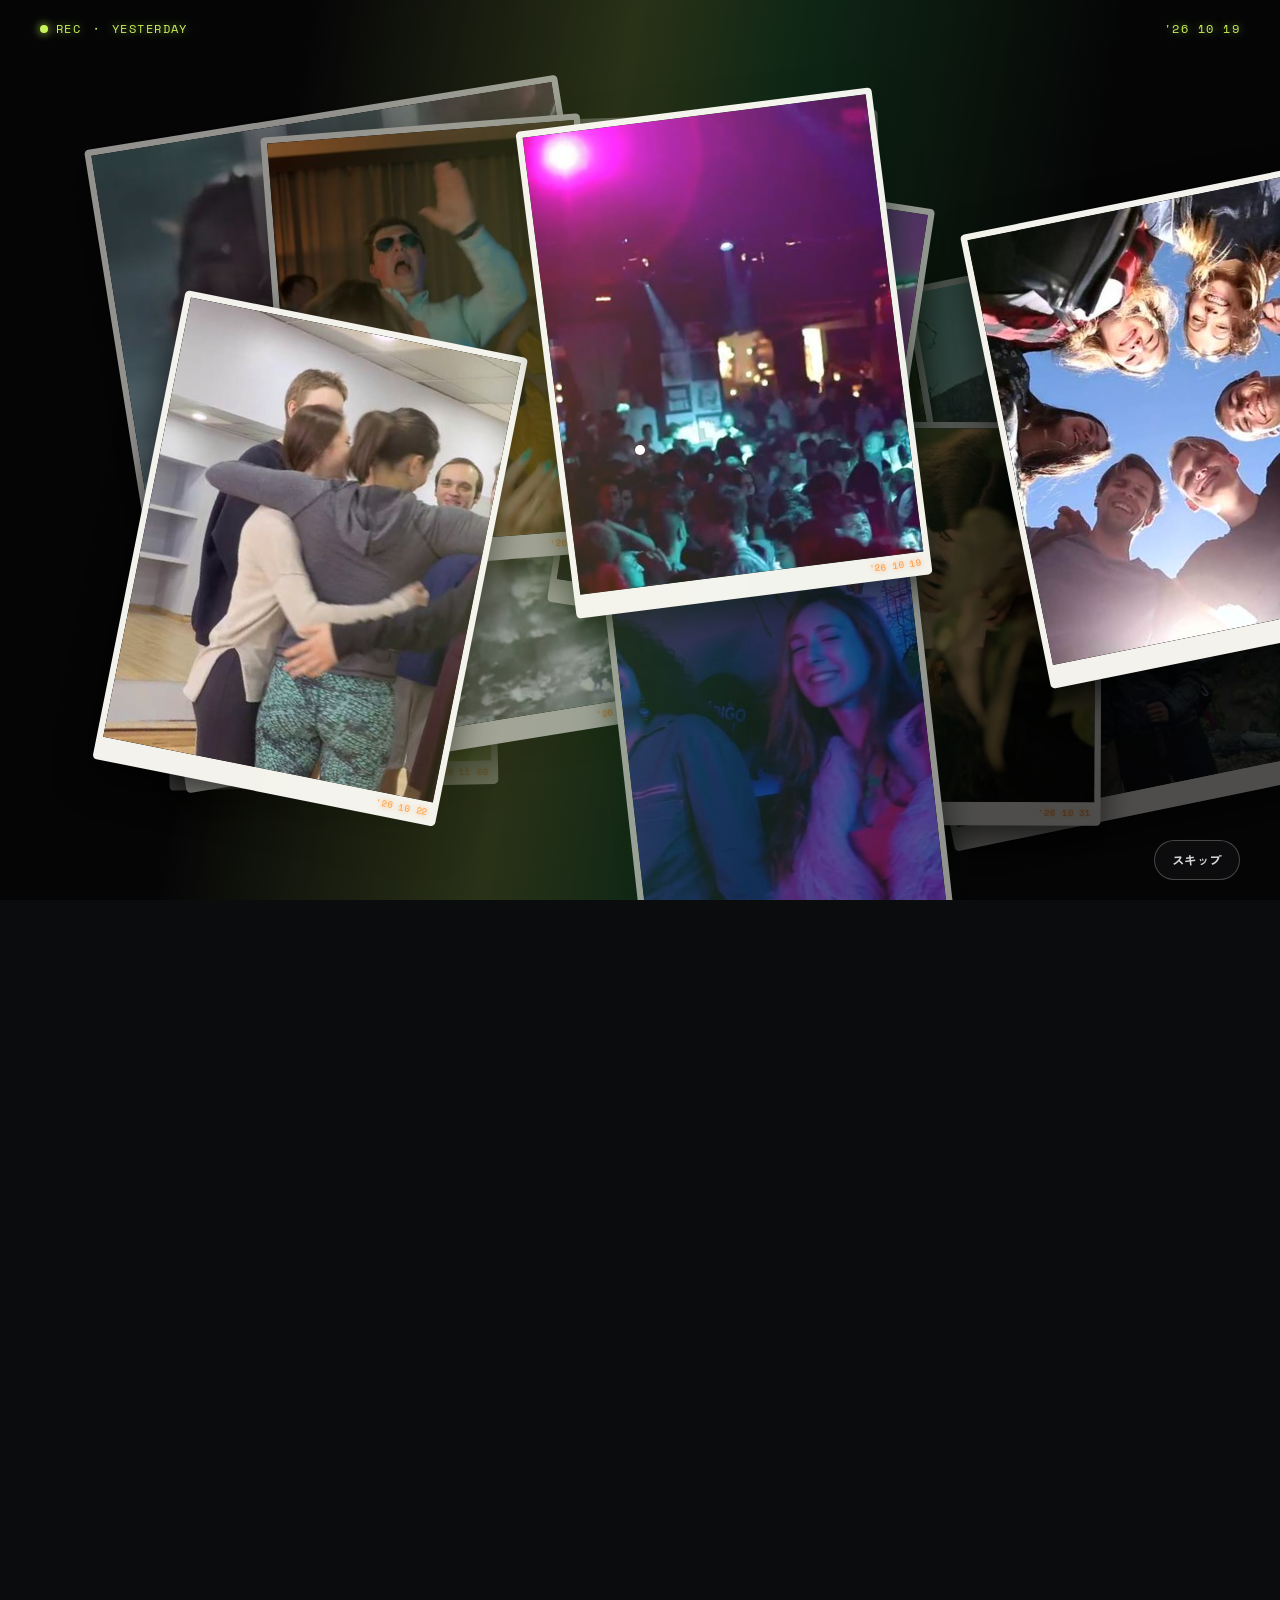
<file: index.html>
<!DOCTYPE html>
<html lang="ja">
<head>
<meta charset="UTF-8">
<meta name="viewport" content="width=device-width, initial-scale=1, viewport-fit=cover">
<title>Lattag — 昨日を共有する SNS</title>
<meta name="description" content="Lattag(ラッタグ)は、1日3こまだけ撮れる写真アプリ。撮った写真は、あしたの朝9:00まで見られません。ともだちと「きのう」を見せあおう。">
<meta name="theme-color" content="#0B0C0D">
<meta name="google-site-verification" content="48Kxb3Zw7NbD9rbTzalyflXOpHmfrkQe36rAK7agSgo">
<link rel="canonical" href="https://lattag.app/">
<meta property="og:type" content="website">
<meta property="og:site_name" content="Lattag">
<meta property="og:title" content="Lattag — 昨日を共有する SNS">
<meta property="og:description" content="1日3こま。撮った写真は、あしたの朝9:00まで見られない。ともだちと「きのう」を見せあう、写真アプリ。">
<meta property="og:url" content="https://lattag.app/">
<meta property="og:image" content="https://lattag.app/assets/og.png">
<meta property="og:locale" content="ja_JP">
<meta name="twitter:card" content="summary_large_image">
<link rel="icon" href="assets/favicon.svg" type="image/svg+xml">
<link rel="apple-touch-icon" href="assets/apple-touch-icon.png">
<link rel="preconnect" href="https://fonts.googleapis.com">
<link rel="preconnect" href="https://fonts.gstatic.com" crossorigin>
<link rel="stylesheet" href="https://fonts.googleapis.com/css2?family=Inter:wght@800;900&family=Instrument+Serif:ital@1&family=Space+Mono:wght@400;700&family=Zen+Kaku+Gothic+New:wght@500;700;900&display=swap">
<link rel="preload" as="image" href="assets/video/hero.jpg" fetchpriority="high">
<link rel="stylesheet" href="assets/site.css">
<link rel="stylesheet" href="assets/home.css">
<script>(function(){var d=document.documentElement,seen=false;d.classList.add('js');try{seen=localStorage.getItem('lattag-intro-seen')==='1'}catch(e){}if(seen)return;d.classList.add('has-intro','intro-on');window.__ifs=setTimeout(function(){d.classList.remove('intro-on');d.classList.add('hero-go','logo-in');['intro','introFly'].forEach(function(i){var e=document.getElementById(i);if(e)e.style.display='none'})},14000);})();</script>
</head>
<body>
<a class="skip" href="#main">本文へ スキップ</a>

<div class="intro" id="intro" role="presentation">
  <div class="intro-stage" id="introStage" aria-hidden="true"></div>
  <div class="intro-leak" id="introLeak" aria-hidden="true"></div>
  <div class="intro-dot" id="introDot" aria-hidden="true"></div>
  <div class="intro-bloom" id="introBloom" aria-hidden="true"></div>
  <div class="intro-hud" id="introHud" aria-hidden="true"><span><i></i>REC ・ YESTERDAY</span><span id="introDate">'26 11 18</span></div>
  <button class="intro-skip" id="introSkip" type="button">スキップ</button>
</div>
<div class="intro-fly" id="introFly" aria-hidden="true">
  <div class="iw" id="introWord"><b><span style="--k:0">L</span><span style="--k:1">a</span><span style="--k:2">t</span><span style="--k:3">t</span><span style="--k:4">a</span><span style="--k:5">g</span></b></div>
</div>
<div class="intro-pool" hidden aria-hidden="true"><img src="assets/intro/ph-191.jpg" alt=""><img src="assets/intro/ph-223.jpg" alt=""><img src="assets/intro/ph-23582.jpg" alt=""><img src="assets/intro/ph-26085.jpg" alt=""><img src="assets/intro/ph-36913.jpg" alt=""><img src="assets/intro/ph-37008.jpg" alt=""><img src="assets/intro/ph-40105.jpg" alt=""><img src="assets/intro/ph-41219.jpg" alt=""><img src="assets/intro/ph-41813.jpg" alt=""><img src="assets/intro/ph-41888.jpg" alt=""><img src="assets/intro/ph-42292.jpg" alt=""><img src="assets/intro/ph-42299.jpg" alt=""><img src="assets/intro/ph-42301.jpg" alt=""><img src="assets/intro/ph-42303.jpg" alt=""><img src="assets/intro/ph-42716.jpg" alt=""><img src="assets/intro/ph-43068.jpg" alt=""><img src="assets/intro/ph-43149.jpg" alt=""><img src="assets/intro/ph-43150.jpg" alt=""><img src="assets/intro/ph-43257.jpg" alt=""><img src="assets/intro/ph-43388.jpg" alt=""><img src="assets/intro/ph-4344.jpg" alt=""><img src="assets/intro/ph-43573.jpg" alt=""><img src="assets/intro/ph-4537.jpg" alt=""><img src="assets/intro/ph-45474.jpg" alt=""><img src="assets/intro/ph-4599.jpg" alt=""><img src="assets/intro/ph-4640.jpg" alt=""><img src="assets/intro/ph-46893.jpg" alt=""><img src="assets/intro/ph-4702.jpg" alt=""><img src="assets/intro/ph-4709.jpg" alt=""><img src="assets/intro/ph-4815.jpg" alt=""><img src="assets/intro/ph-4823.jpg" alt=""><img src="assets/intro/ph-4856.jpg" alt=""><img src="assets/intro/ph-4905.jpg" alt=""><img src="assets/intro/ph-51241.jpg" alt=""><img src="assets/intro/ph-51257.jpg" alt=""><img src="assets/intro/ph-52502.jpg" alt=""><img src="assets/intro/ph-5891.jpg" alt=""></div>

<header class="site-header" id="header">
  <div class="wrap">
    <a class="brand" href="./" aria-label="Lattag トップへ">
      <svg class="brand-mark" viewBox="0 0 44 44" aria-hidden="true"><circle cx="22" cy="22" r="22" fill="#C8F25A"/><g stroke="#0B0C0D" stroke-width="4.4" stroke-linecap="round"><path d="M17 11.5v21M27 11.5v21M11.5 17h21M11.5 27h21"/></g></svg>
      <span class="brand-word">Lattag</span>
    </a>
    <nav class="nav" aria-label="メイン">
      <a href="#how">How it works</a>
      <a href="#features">Features</a>
      <a href="faq.html">FAQ</a>
      <a class="btn btn-primary btn-sm" href="https://testflight.apple.com/join/Ky1zxt9T" target="_blank" rel="noopener">TestFlight</a>
    </nav>
  </div>
</header>

<main id="main">

<!-- ───────── HERO ───────── -->
<section class="hero" id="hero">
  <video class="hero-video" id="heroVideo" src="assets/video/hero.mp4" poster="assets/video/hero.jpg" muted loop playsinline autoplay preload="auto" aria-hidden="true"></video>
  <div class="hero-shade" aria-hidden="true"></div>
  <div class="wrap hero-inner">
    <p class="hero-mark" id="heroMark" aria-hidden="true">Lattag</p>
    <h1><span class="line"><span>昨日を共有する SNS</span></span></h1>
    <a class="hero-link" href="https://testflight.apple.com/join/Ky1zxt9T" target="_blank" rel="noopener">TestFlight で ためす
      <svg viewBox="0 0 20 20" fill="none" stroke="currentColor" stroke-width="2" stroke-linecap="round" stroke-linejoin="round" aria-hidden="true"><path d="M6 14 14 6M7 6h7v7"/></svg></a>
  </div>
</section>

<!-- ───────── HOW ───────── -->
<section class="section how" id="how" aria-labelledby="howTitle">
  <div class="wrap">
    <header class="section-head" data-reveal>
      <p class="mono"><b>01</b> ・ How it works</p>
      <h2 id="howTitle"><span class="nw">撮る。</span><span class="nw">待つ。</span><span class="nw">ひらく。</span></h2>
    </header>
    <ol class="steps">
      <li class="step" data-reveal>
        <div class="phone"><video data-play src="assets/video/app-tag.mp4" poster="assets/video/app-tag.webp" width="600" height="1298" muted loop playsinline preload="none" aria-label="タグを えらぶ 画面"></video></div>
        <h3><span class="mono">1</span># を えらぶ</h3>
      </li>
      <li class="step" data-reveal style="--d:90ms">
        <div class="phone"><video data-play src="assets/video/app-shoot.mp4" poster="assets/video/app-shoot.webp" width="600" height="1298" muted loop playsinline preload="none" aria-label="ながおしで 撮る 画面"></video></div>
        <h3><span class="mono">2</span>ながおしで 撮る</h3>
      </li>
      <li class="step" data-reveal style="--d:180ms">
        <div class="phone"><video data-play src="assets/video/app-morning.mp4" poster="assets/video/app-morning.webp" width="600" height="1298" muted loop playsinline preload="none" aria-label="朝 9:00 に 写真が ひらく 画面"></video></div>
        <h3><span class="mono">3</span>朝 9:00 に ひらく</h3>
      </li>
    </ol>

    <dl class="rules" data-reveal>
      <div><dt><b>3</b><span>こま</span></dt><dd>1日に 撮れる 数</dd></div>
      <div><dt><b>9:00</b></dt><dd>あしたの朝に ひらく</dd></div>
      <div><dt><b>7</b><span>日</span></dt><dd>写真が きえるまで</dd></div>
      <div><dt><b>1</b><span>年</span></dt><dd>★ の 1枚が のこる</dd></div>
    </dl>
  </div>
</section>

<!-- ───────── FEATURES ───────── -->
<section class="section features" id="features" aria-labelledby="featuresTitle">
  <div class="wrap">
    <header class="section-head" data-reveal>
      <p class="mono"><b>02</b> ・ Features</p>
      <h2 id="featuresTitle">だれと 見る?</h2>
    </header>

    <div class="bento">
      <article class="card card-wide" data-reveal>
        <div class="card-text">
          <p class="mono">Friends</p>
          <h3>撮った人だけが、<span class="nw">見られる。</span></h3>
        </div>
        <div class="card-shot"><div class="phone"><img src="assets/img/screen-friends.webp" width="660" height="1428" alt="Friends の 画面" loading="lazy" decoding="async"></div></div>
      </article>
      <article class="card" data-reveal style="--d:90ms">
        <div class="card-text">
          <p class="mono">Groups</p>
          <h3>いつもの なかまと。</h3>
        </div>
        <div class="card-shot"><div class="phone"><img src="assets/img/screen-group.webp" width="660" height="1428" alt="グループの 部屋の 画面" loading="lazy" decoding="async"></div></div>
      </article>
      <article class="card" data-reveal>
        <div class="card-text">
          <p class="mono">Mondo</p>
          <h3>世界の きのう。</h3>
        </div>
        <div class="card-shot"><div class="phone"><video data-play src="assets/video/app-mondo.mp4" poster="assets/video/app-mondo.webp" width="600" height="1298" muted loop playsinline preload="none" aria-label="Mondo の 画面。地球の うえに 世界の きのうが ならぶ"></video></div></div>
      </article>
      <article class="card card-wide" data-reveal style="--d:90ms">
        <div class="card-text">
          <p class="mono">Me</p>
          <h3>のこすのは、<span class="nw">1日 1枚。</span></h3>
        </div>
        <div class="card-shot"><div class="phone"><video data-play src="assets/video/app-me.mp4" poster="assets/video/app-me.webp" width="600" height="1298" muted loop playsinline preload="none" aria-label="ME の 画面。1週間を まとめた Recap"></video></div></div>
      </article>
    </div>
  </div>
</section>

<!-- ───────── CTA ───────── -->
<section class="cta" aria-labelledby="ctaTitle">
  <div class="wrap cta-inner">
    <div class="prints" aria-hidden="true">
      <span class="print p1"><img src="assets/img/photo-cake.webp" width="260" height="346" alt="" loading="lazy" decoding="async"><i>#放課後</i></span>
      <span class="print p2"><img src="assets/img/photo-train.webp" width="260" height="346" alt="" loading="lazy" decoding="async"><i>#帰り道</i></span>
      <span class="print p3"><img src="assets/img/photo-vending.webp" width="260" height="346" alt="" loading="lazy" decoding="async"><i>#コーヒー</i></span>
    </div>
    <h2 id="ctaTitle" data-reveal><span class="nw">きのうを、</span><span class="nw">見せあおう。</span></h2>
    <div data-reveal style="--d:90ms">
      <a class="btn btn-primary" href="https://testflight.apple.com/join/Ky1zxt9T" target="_blank" rel="noopener">TestFlight で ためす
        <svg class="arr" viewBox="0 0 20 20" fill="none" stroke="currentColor" stroke-width="2.2" stroke-linecap="round" stroke-linejoin="round" aria-hidden="true"><path d="M4 10h12M11 5l5 5-5 5"/></svg></a>
    </div>
  </div>
</section>

</main>

<footer class="site-footer">
  <div class="wrap">
    <div class="footer-top">
      <a class="brand" href="./" aria-label="Lattag トップへ">
        <svg class="brand-mark" viewBox="0 0 44 44" aria-hidden="true"><circle cx="22" cy="22" r="22" fill="#C8F25A"/><g stroke="#0B0C0D" stroke-width="4.4" stroke-linecap="round"><path d="M17 11.5v21M27 11.5v21M11.5 17h21M11.5 27h21"/></g></svg>
        <span class="brand-word">Lattag</span>
      </a>
      <nav class="footer-links" aria-label="フッター">
        <a href="faq.html">よくある質問</a>
        <a href="terms.html">利用規約</a>
        <a href="privacy.html">プライバシーポリシー</a>
        <a href="mailto:tatsuki.kitagawa.cr7@gmail.com">お問い合わせ</a>
      </nav>
    </div>
    <div class="footer-bottom">
      <span>© 2026 Lattag</span>
      <span>画面は 開発中の ものです。 映像・写真素材:<a href="https://mixkit.co/" target="_blank" rel="noopener">Mixkit</a>(Free License)</span>
      <button class="replay" id="replayIntro" type="button">オープニングを もういちど</button>
    </div>
  </div>
</footer>

<script src="assets/home.js" defer></script>
</body>
</html>
</file>
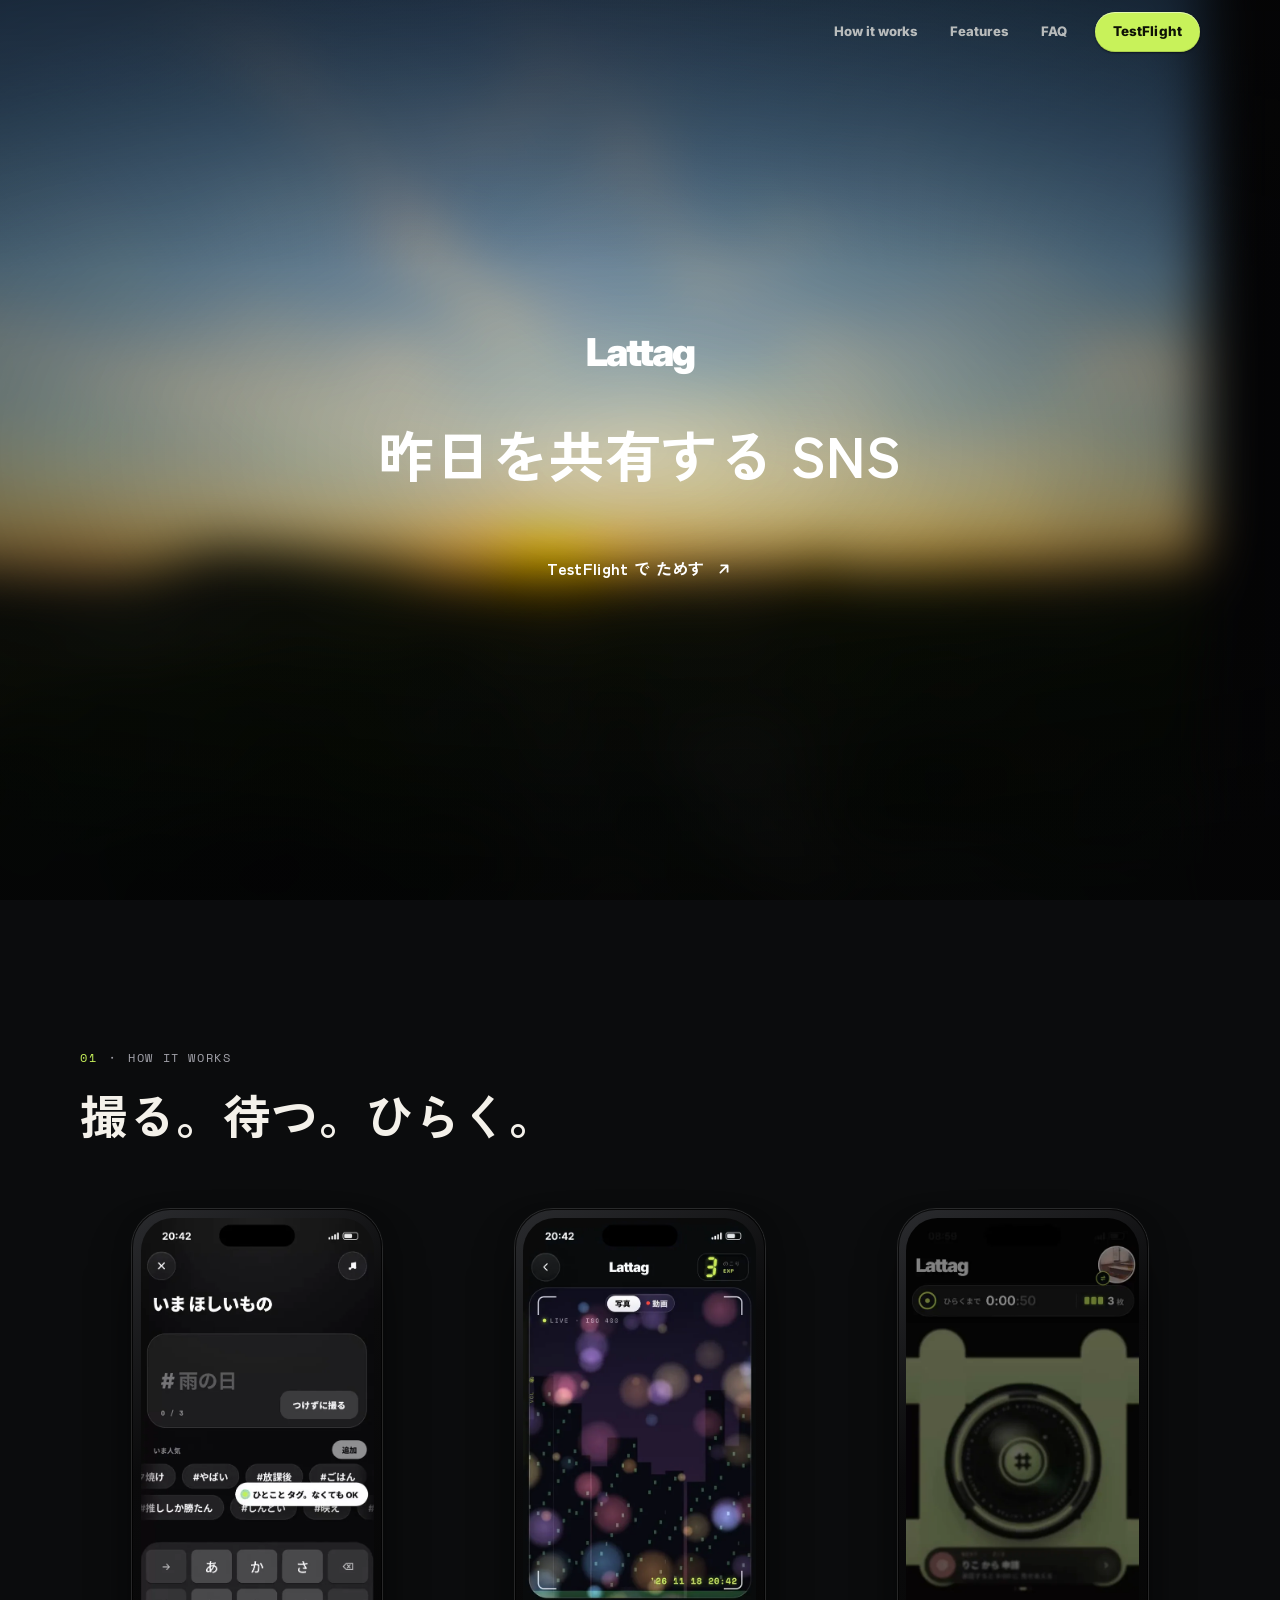
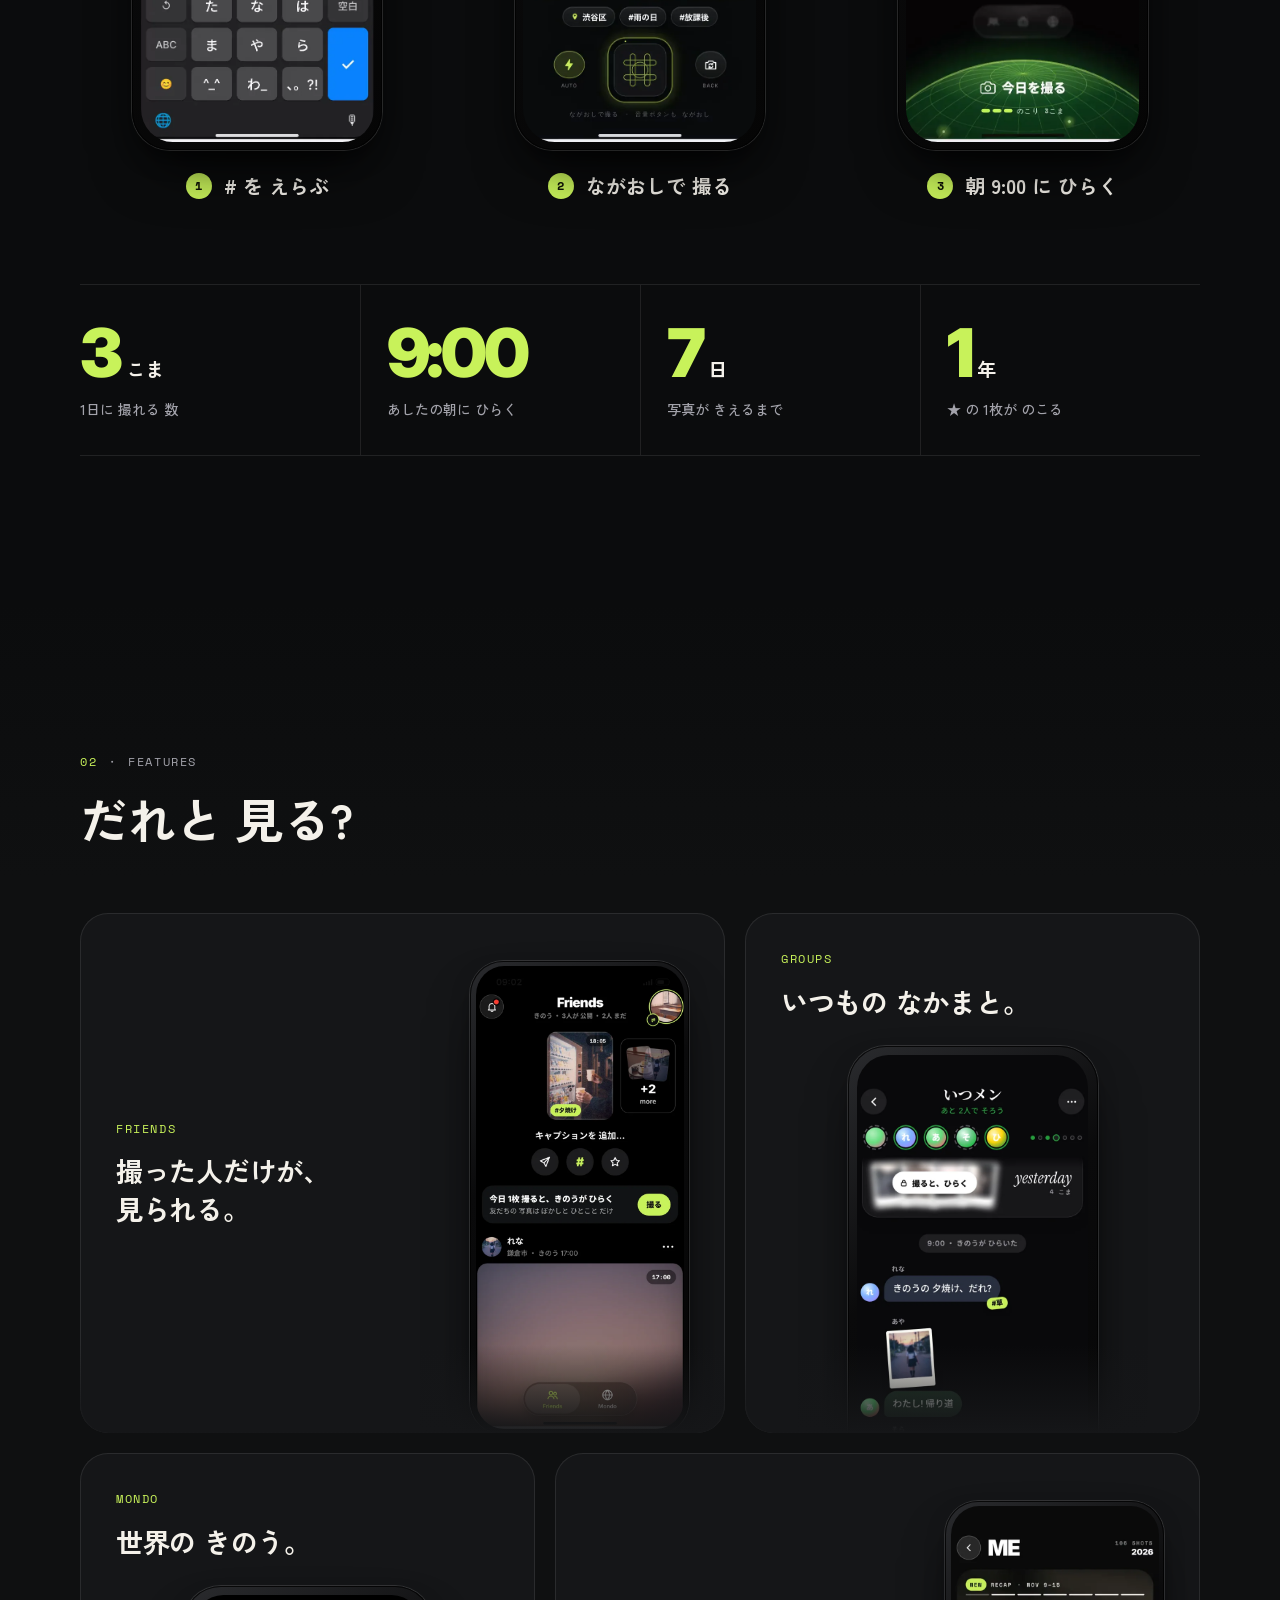
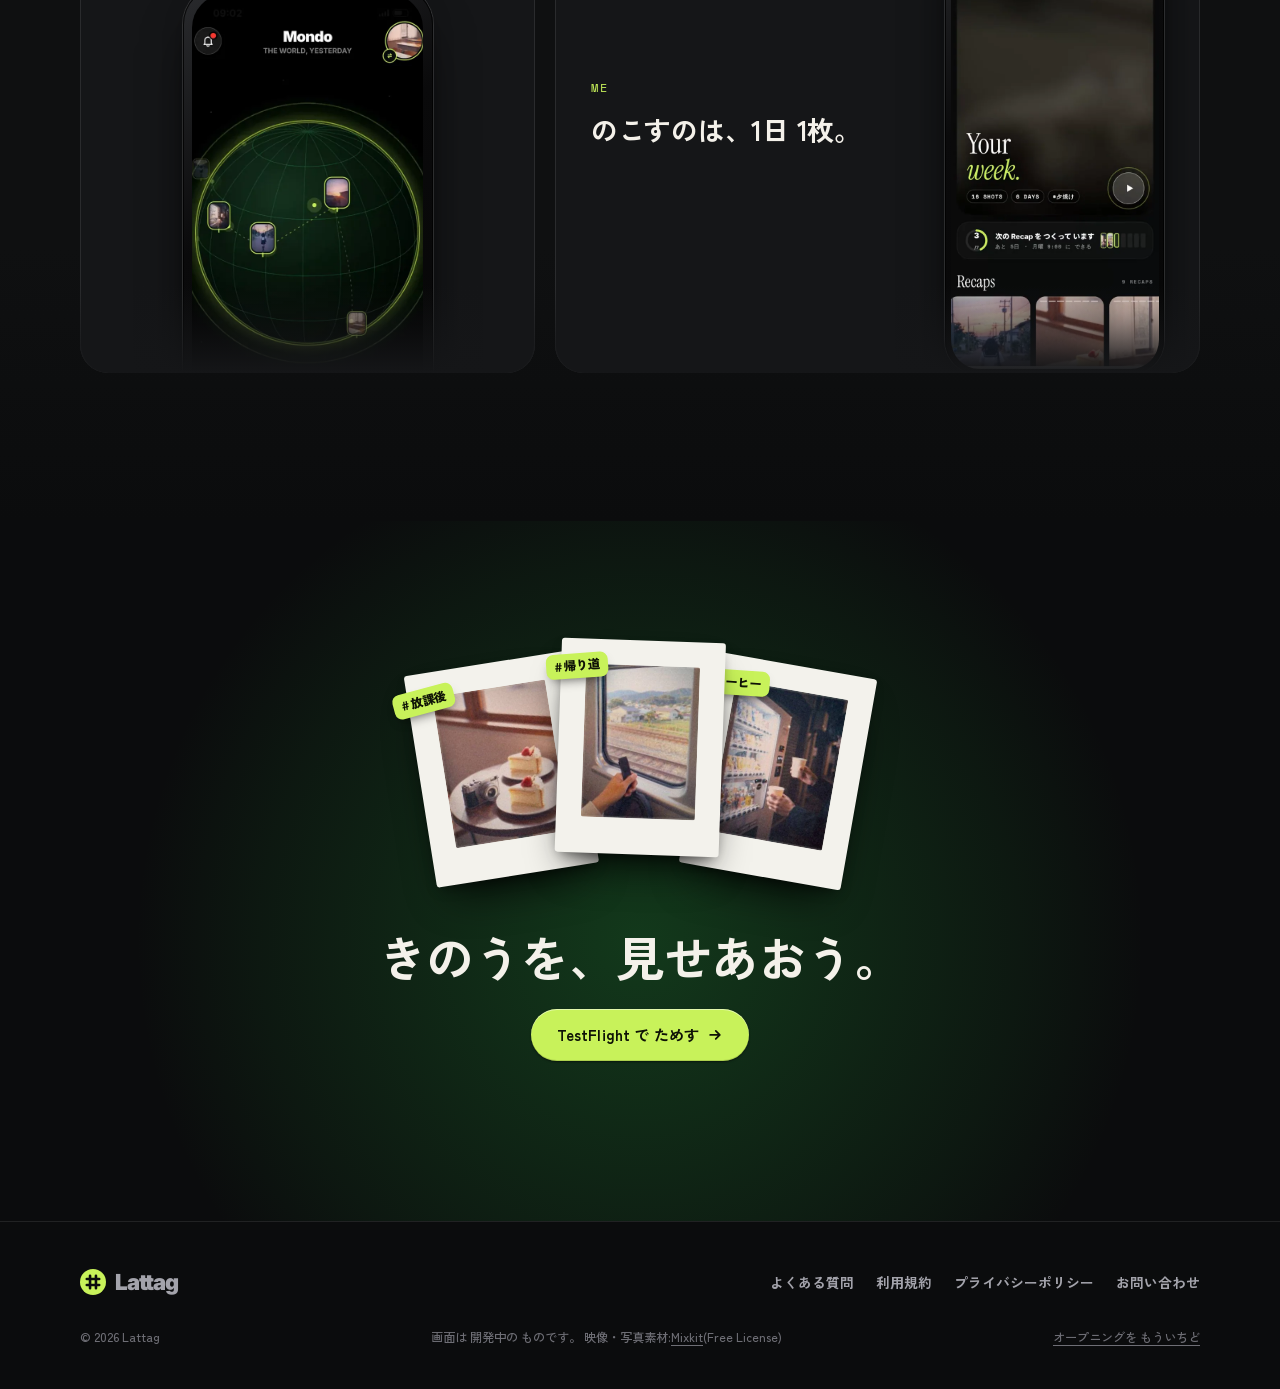
<file: lp/index.html>
<!DOCTYPE html>
<html lang="ja">
<head>
<meta charset="UTF-8">
<meta name="viewport" content="width=device-width, initial-scale=1">
<title>Lattag</title>
<meta name="robots" content="noindex">
<link rel="canonical" href="https://lattag.app/">
<script>location.replace('../' + location.search + location.hash)</script>
<meta http-equiv="refresh" content="0; url=../">
<style>body{margin:0;min-height:100vh;display:grid;place-items:center;background:#0B0C0D;color:#F4F1EA;font-family:system-ui,sans-serif}a{color:#C8F25A}</style>
</head>
<body>
<p>ページが 移動しました。<a href="../">こちら</a>から ごらんください。</p>
</body>
</html>
</file>
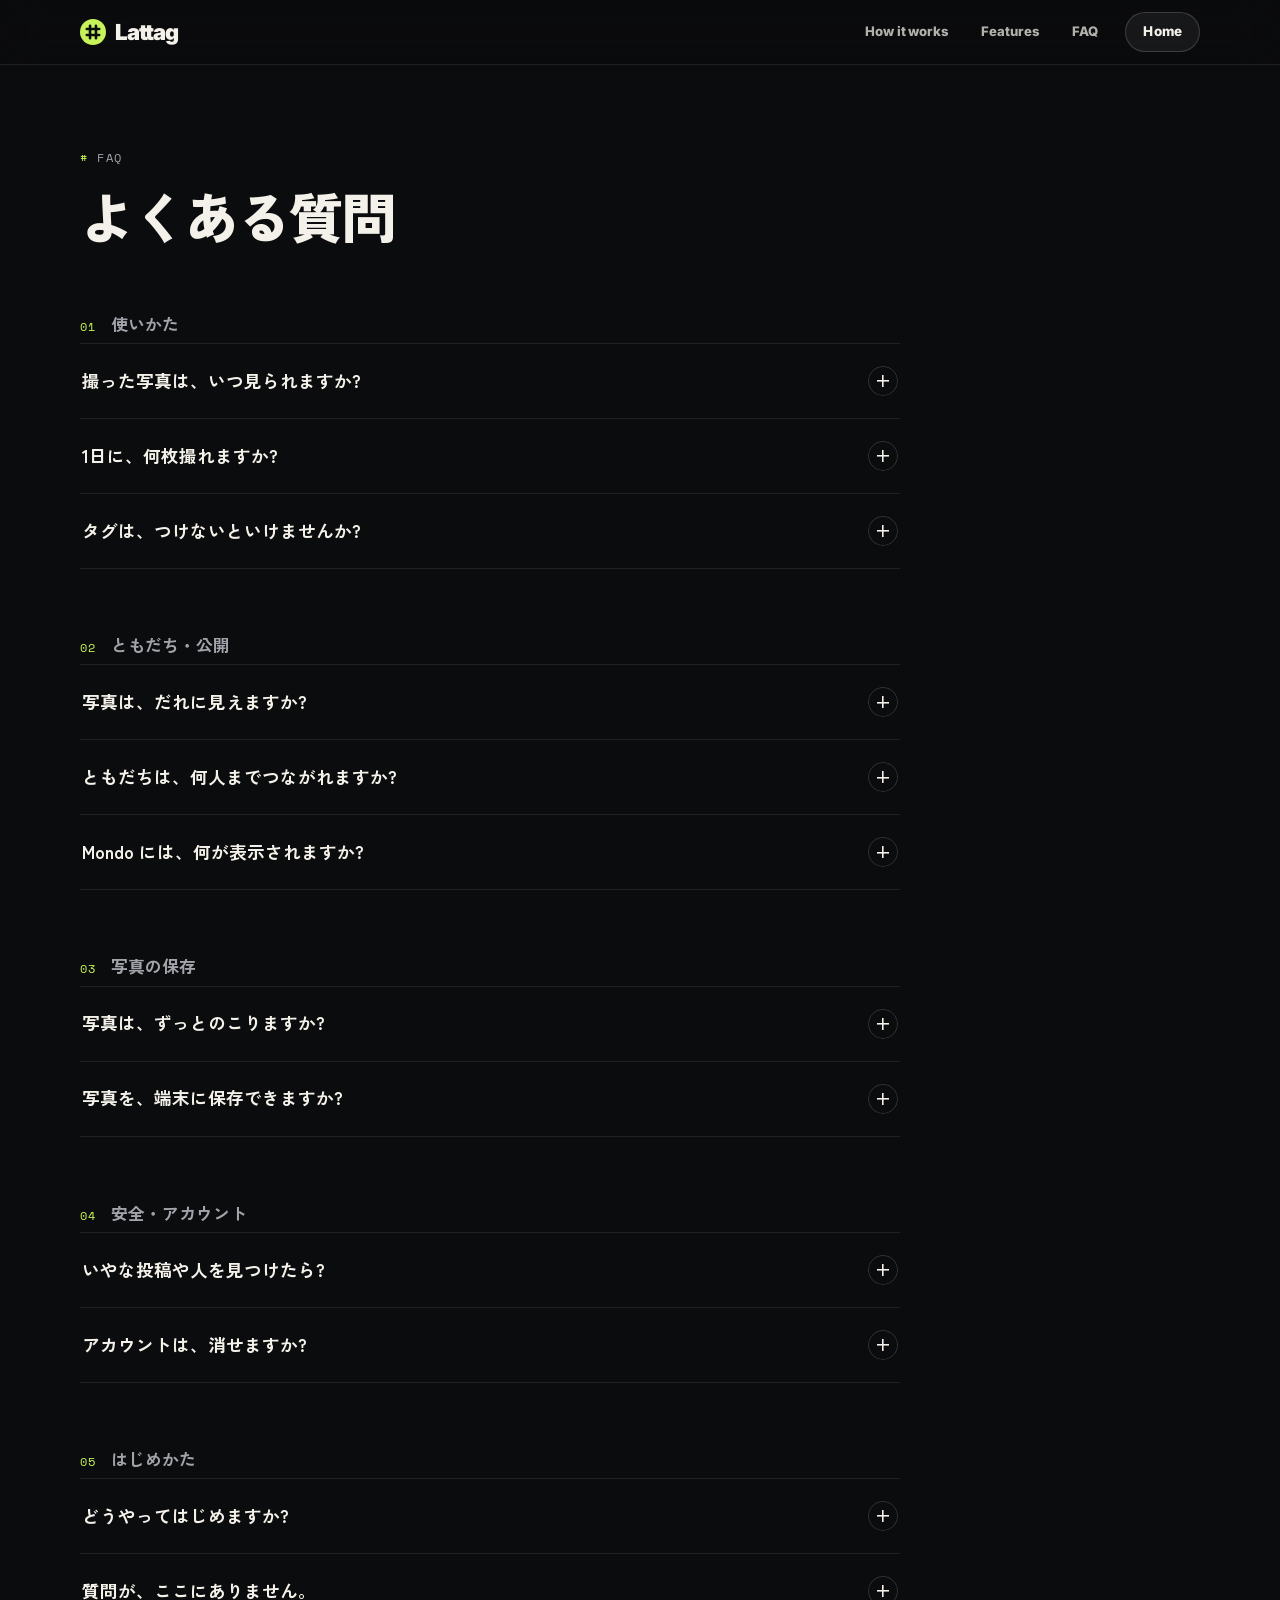
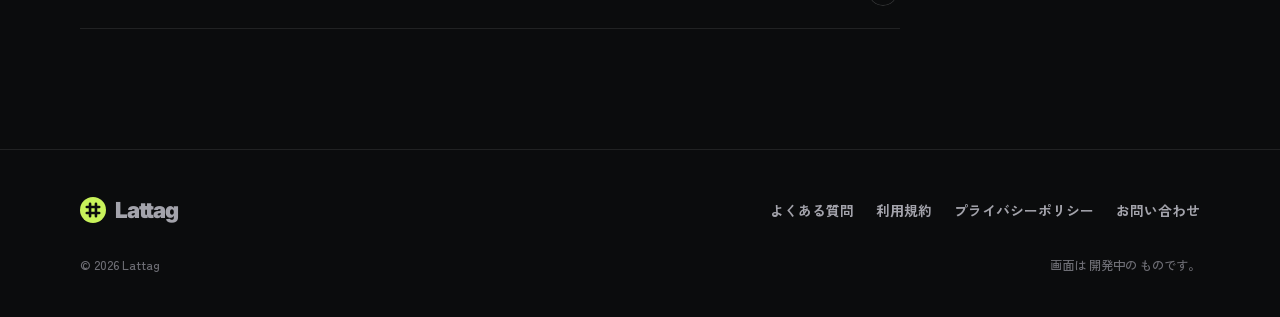
<file: faq.html>
<!DOCTYPE html>
<html lang="ja">
<head>
<meta charset="UTF-8">
<meta name="viewport" content="width=device-width, initial-scale=1, viewport-fit=cover">
<title>よくある質問 | Lattag</title>
<meta name="description" content="写真アプリ Lattag(ラッタグ)の よくある質問です。">
<meta name="theme-color" content="#0B0C0D">
<link rel="canonical" href="https://lattag.app/faq.html">
<link rel="icon" href="assets/favicon.svg" type="image/svg+xml">
<link rel="apple-touch-icon" href="assets/apple-touch-icon.png">
<link rel="preconnect" href="https://fonts.googleapis.com">
<link rel="preconnect" href="https://fonts.gstatic.com" crossorigin>
<link rel="stylesheet" href="https://fonts.googleapis.com/css2?family=Inter:wght@800;900&family=Instrument+Serif:ital@1&family=Space+Mono:wght@400;700&family=Zen+Kaku+Gothic+New:wght@500;700;900&display=swap">
<link rel="stylesheet" href="assets/site.css">
</head>
<body>
<a class="skip" href="#main">本文へ スキップ</a>

<header class="site-header is-solid">
  <div class="wrap">
    <a class="brand" href="./" aria-label="Lattag トップへ">
      <svg class="brand-mark" viewBox="0 0 44 44" aria-hidden="true"><circle cx="22" cy="22" r="22" fill="#C8F25A"/><g stroke="#0B0C0D" stroke-width="4.4" stroke-linecap="round"><path d="M17 11.5v21M27 11.5v21M11.5 17h21M11.5 27h21"/></g></svg>
      <span class="brand-word">Lattag</span>
    </a>
    <nav class="nav" aria-label="メイン">
      <a href="./#how">How it works</a>
      <a href="./#features">Features</a>
      <a href="faq.html" aria-current="page">FAQ</a>
      <a class="btn btn-ghost btn-sm" href="./">Home</a>
    </nav>
  </div>
</header>

<main id="main" class="legal">
  <div class="wrap">
    <header class="legal-head">
      <p class="mono"><b>#</b> FAQ</p>
      <h1>よくある質問</h1>
    </header>
    <div class="faq-page">
        <section class="faq-group">
          <h2><span class="num">01</span>使いかた</h2>
          <div class="faq-list">
          <details name="faq">
            <summary>撮った写真は、いつ見られますか?</summary>
            <div class="a"><p>あしたの朝 9:00 です。それまではミルク色のままで、撮った本人にも見えません。</p></div>
          </details>
          <details name="faq">
            <summary>1日に、何枚撮れますか?</summary>
            <div class="a"><p>3こままでです。写真でも動画でも、合わせて 3こま。24:00 に消灯すると、その日はおしまいです。</p></div>
          </details>
          <details name="faq">
            <summary>タグは、つけないといけませんか?</summary>
            <div class="a"><p>いいえ。「つけずに撮る」を選べば、タグなしで撮れます。つけるときは 3つまでです。</p></div>
          </details>
          </div>
        </section>
        <section class="faq-group">
          <h2><span class="num">02</span>ともだち・公開</h2>
          <div class="faq-list">
          <details name="faq">
            <summary>写真は、だれに見えますか?</summary>
            <div class="a"><p>朝にひらいたあと、写真ごとに「友だちに公開」か「自分だけ」をえらべます。ともだちのきのうは、その日に 1枚撮った人だけが見られます。</p></div>
          </details>
          <details name="faq">
            <summary>ともだちは、何人までつながれますか?</summary>
            <div class="a"><p>12人までです。グループは 4〜8人でつくれます。人数は、ほかの人には表示されません。</p></div>
          </details>
          <details name="faq">
            <summary>Mondo には、何が表示されますか?</summary>
            <div class="a"><p>公開した写真とタグ、国・都道府県だけです。名前や正確な場所は表示しません。</p></div>
          </details>
          </div>
        </section>
        <section class="faq-group">
          <h2><span class="num">03</span>写真の保存</h2>
          <div class="faq-list">
          <details name="faq">
            <summary>写真は、ずっとのこりますか?</summary>
            <div class="a"><p>7日で消えます。★ をつけた 1日 1枚だけが、1年のこります。</p></div>
          </details>
          <details name="faq">
            <summary>写真を、端末に保存できますか?</summary>
            <div class="a"><p>はい。ひらいた写真は、アプリから端末の写真ライブラリに保存できます。</p></div>
          </details>
          </div>
        </section>
        <section class="faq-group">
          <h2><span class="num">04</span>安全・アカウント</h2>
          <div class="faq-list">
          <details name="faq">
            <summary>いやな投稿や人を見つけたら?</summary>
            <div class="a"><p>アプリの中から、通報とブロックができます。通報は、24時間以内を目安に確認します。</p></div>
          </details>
          <details name="faq">
            <summary>アカウントは、消せますか?</summary>
            <div class="a"><p>はい。アプリの「設定」から、いつでも消せます。くわしくは <a href="privacy.html#retention">プライバシーポリシー</a> をごらんください。</p></div>
          </details>
          </div>
        </section>
        <section class="faq-group">
          <h2><span class="num">05</span>はじめかた</h2>
          <div class="faq-list">
          <details name="faq">
            <summary>どうやってはじめますか?</summary>
            <div class="a"><p>いまは iPhone 向けのベータ版を、TestFlight で配っています。<a href="https://testflight.apple.com/join/Ky1zxt9T" target="_blank" rel="noopener">招待リンク</a>から参加できます。</p></div>
          </details>
          <details name="faq">
            <summary>質問が、ここにありません。</summary>
            <div class="a"><p><a href="mailto:tatsuki.kitagawa.cr7@gmail.com">tatsuki.kitagawa.cr7@gmail.com</a> まで、お気軽にどうぞ。</p></div>
          </details>
          </div>
        </section>
    </div>
  </div>
</main>

<footer class="site-footer">
  <div class="wrap">
    <div class="footer-top">
      <a class="brand" href="./" aria-label="Lattag トップへ">
        <svg class="brand-mark" viewBox="0 0 44 44" aria-hidden="true"><circle cx="22" cy="22" r="22" fill="#C8F25A"/><g stroke="#0B0C0D" stroke-width="4.4" stroke-linecap="round"><path d="M17 11.5v21M27 11.5v21M11.5 17h21M11.5 27h21"/></g></svg>
        <span class="brand-word">Lattag</span>
      </a>
      <nav class="footer-links" aria-label="フッター">
        <a href="faq.html" aria-current="page">よくある質問</a>
        <a href="terms.html">利用規約</a>
        <a href="privacy.html">プライバシーポリシー</a>
        <a href="mailto:tatsuki.kitagawa.cr7@gmail.com">お問い合わせ</a>
      </nav>
    </div>
    <div class="footer-bottom">
      <span>© 2026 Lattag</span>
      <span>画面は 開発中の ものです。</span>
    </div>
  </div>
</footer>

</body>
</html>
</file>
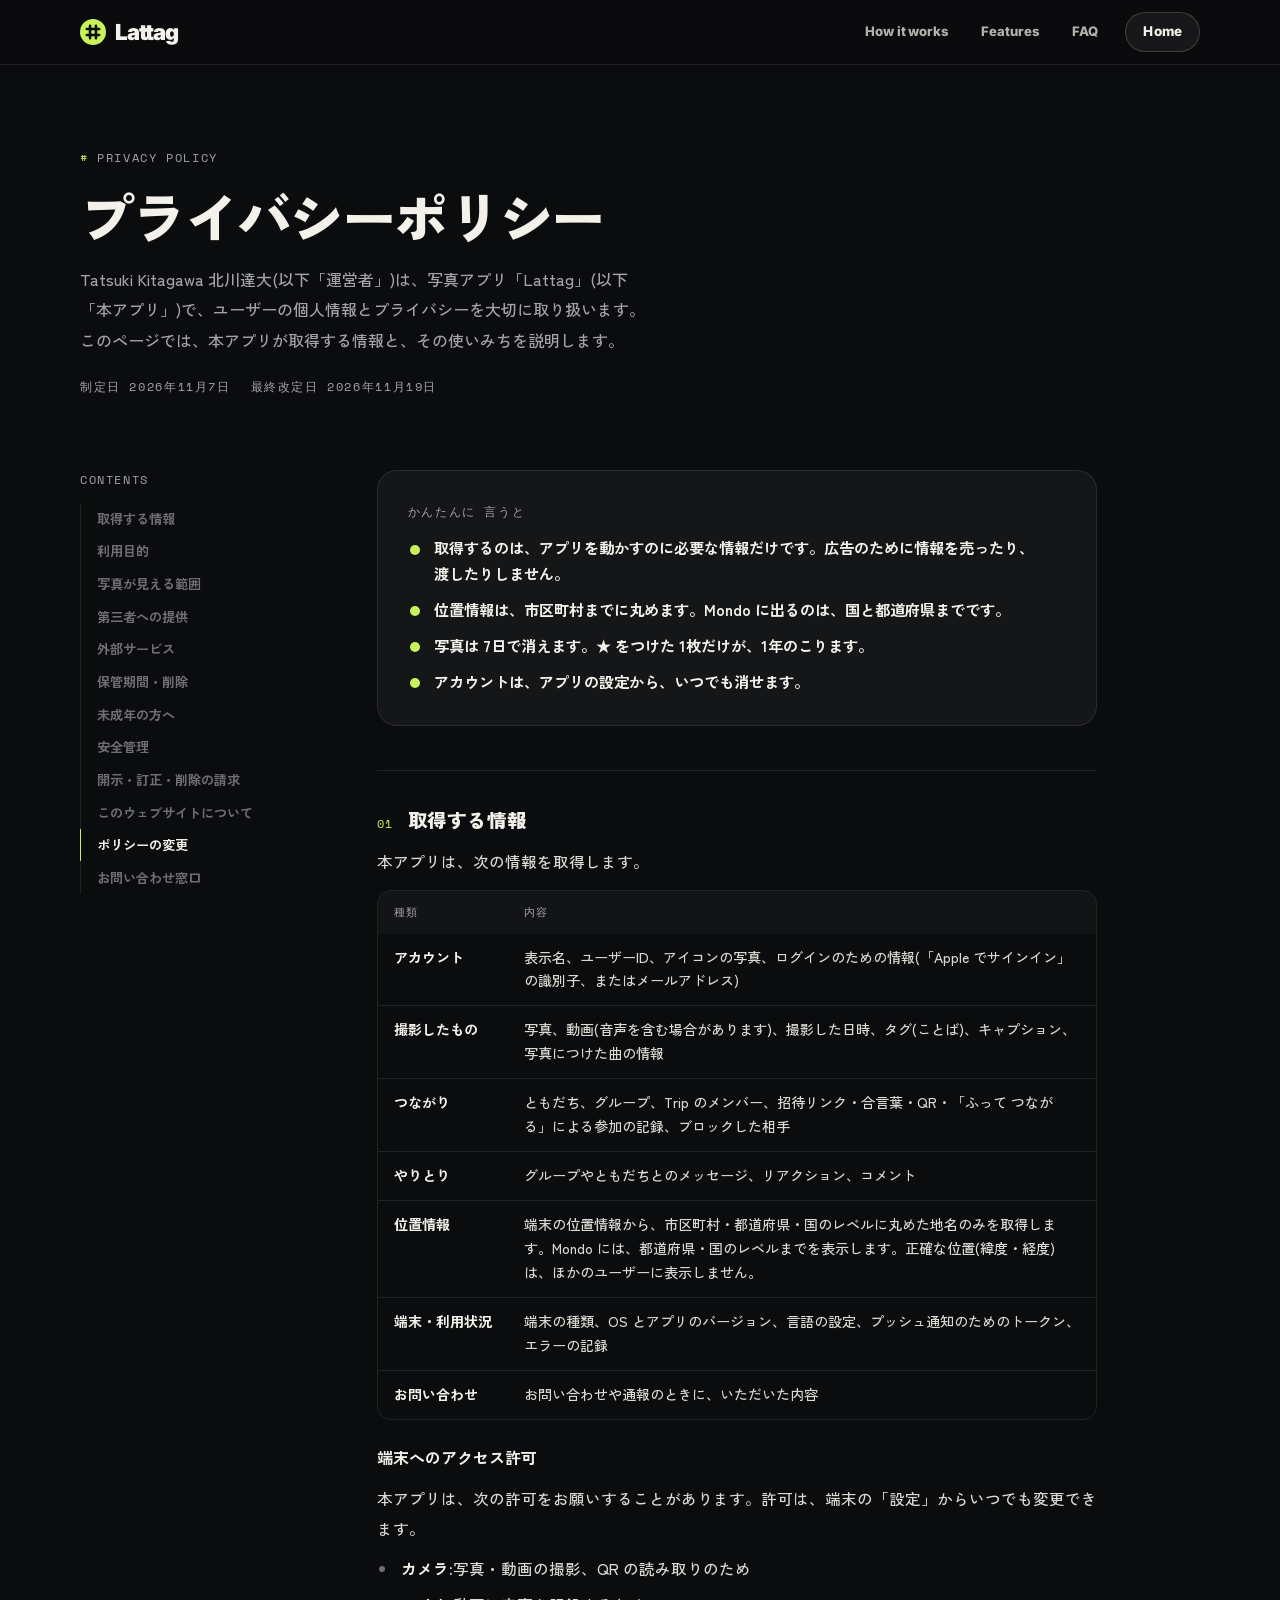
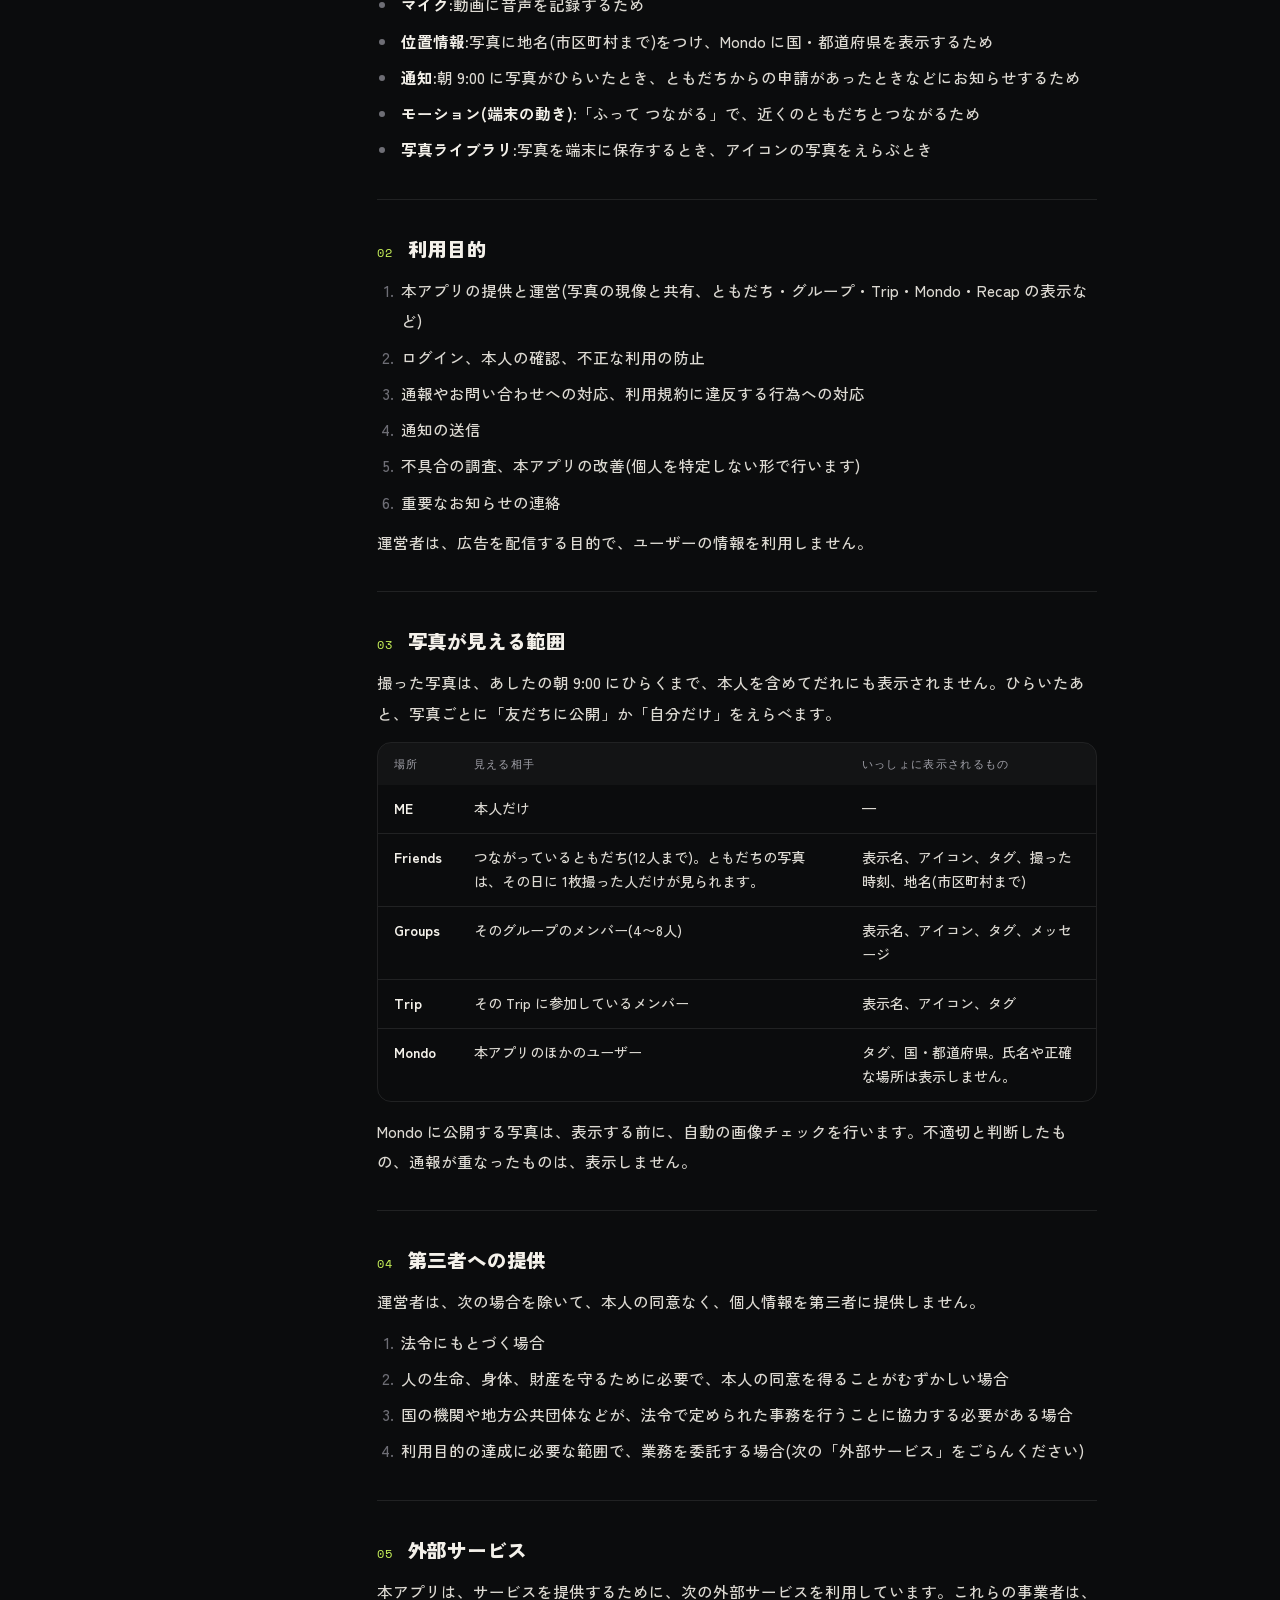
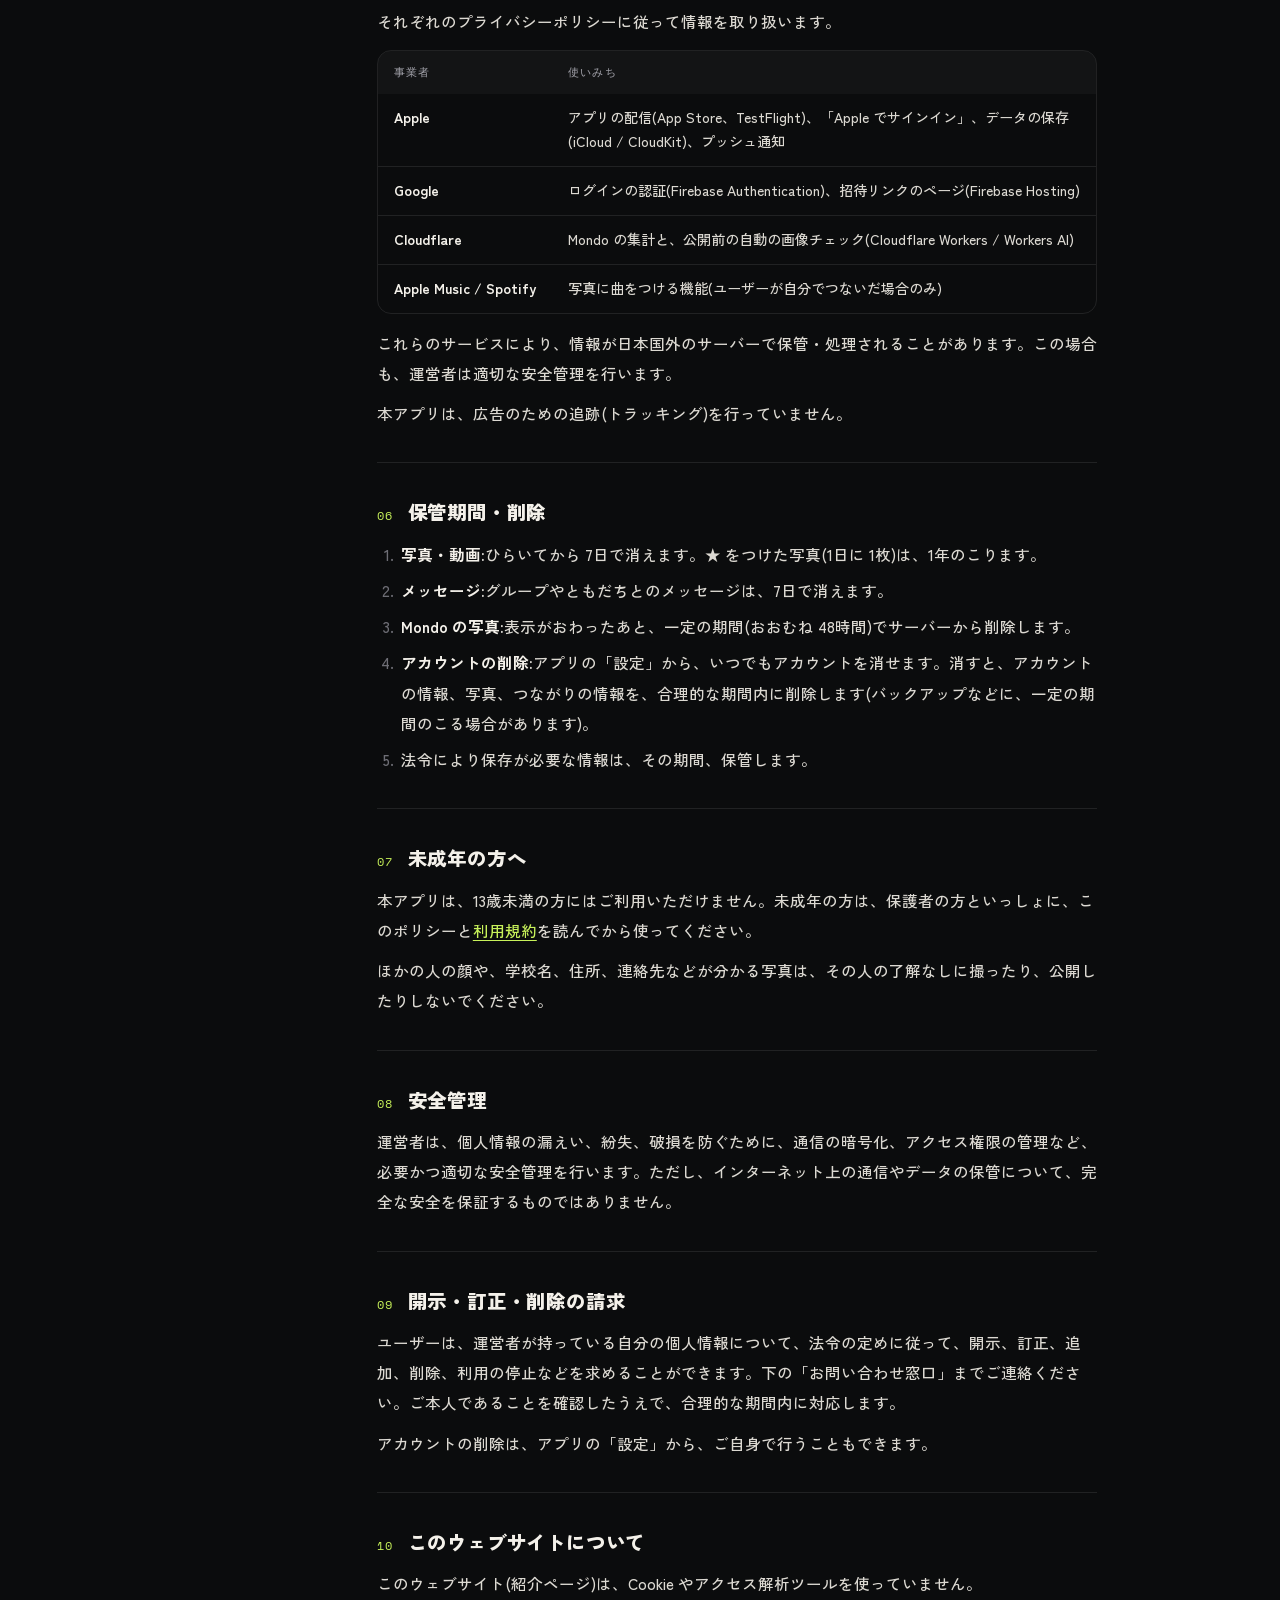
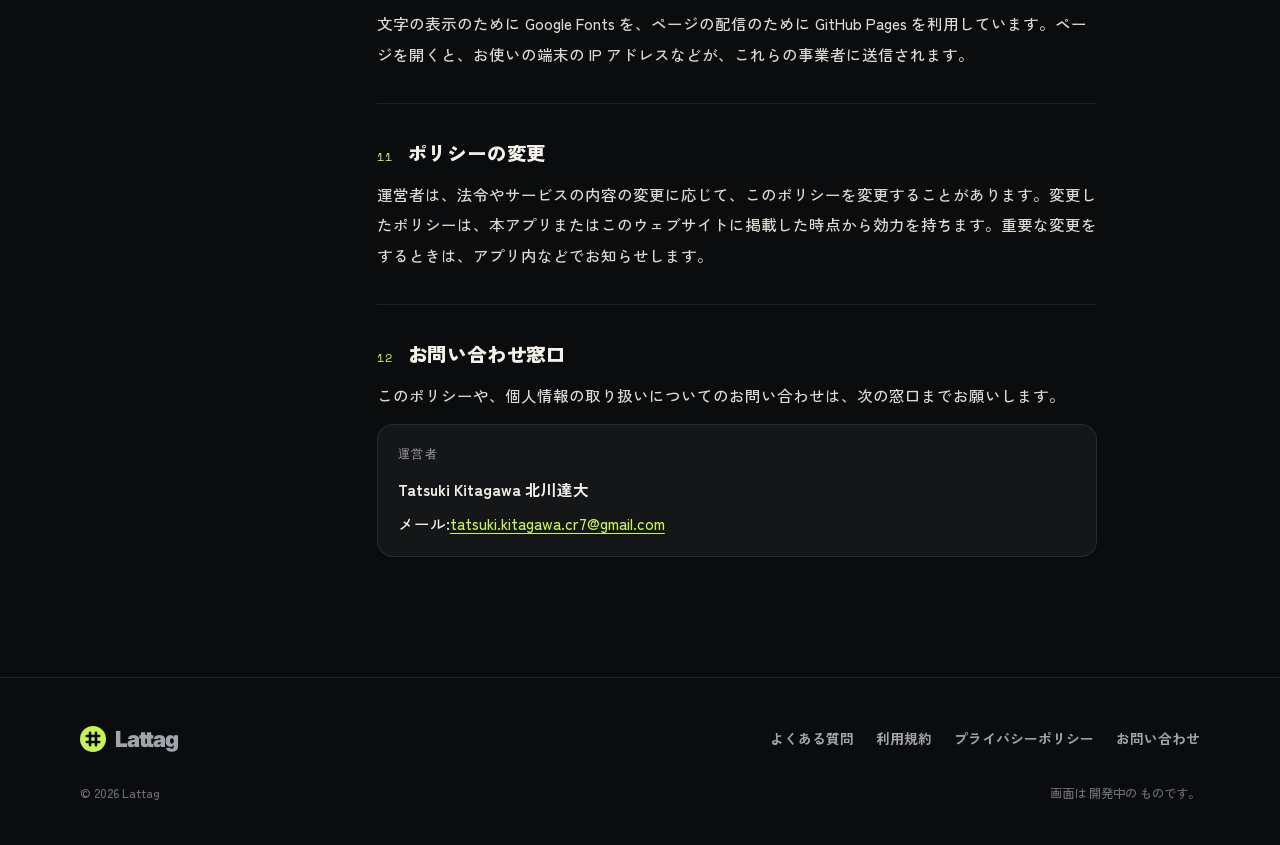
<file: privacy.html>
<!DOCTYPE html>
<html lang="ja">
<head>
<meta charset="UTF-8">
<meta name="viewport" content="width=device-width, initial-scale=1, viewport-fit=cover">
<title>プライバシーポリシー | Lattag</title>
<meta name="description" content="写真アプリ Lattag(ラッタグ)のプライバシーポリシーです。取得する情報と、その使いみちを説明します。">
<meta name="theme-color" content="#0B0C0D">
<link rel="canonical" href="https://lattag.app/privacy.html">
<link rel="icon" href="assets/favicon.svg" type="image/svg+xml">
<link rel="apple-touch-icon" href="assets/apple-touch-icon.png">
<link rel="preconnect" href="https://fonts.googleapis.com">
<link rel="preconnect" href="https://fonts.gstatic.com" crossorigin>
<link rel="stylesheet" href="https://fonts.googleapis.com/css2?family=Inter:wght@800;900&family=Instrument+Serif:ital@1&family=Space+Mono:wght@400;700&family=Zen+Kaku+Gothic+New:wght@500;700;900&display=swap">
<link rel="stylesheet" href="assets/site.css">
</head>
<body>
<a class="skip" href="#main">本文へ スキップ</a>

<header class="site-header is-solid">
  <div class="wrap">
    <a class="brand" href="./" aria-label="Lattag トップへ">
      <svg class="brand-mark" viewBox="0 0 44 44" aria-hidden="true"><circle cx="22" cy="22" r="22" fill="#C8F25A"/><g stroke="#0B0C0D" stroke-width="4.4" stroke-linecap="round"><path d="M17 11.5v21M27 11.5v21M11.5 17h21M11.5 27h21"/></g></svg>
      <span class="brand-word">Lattag</span>
    </a>
    <nav class="nav" aria-label="メイン">
      <a href="./#how">How it works</a>
      <a href="./#features">Features</a>
      <a href="faq.html">FAQ</a>
      <a class="btn btn-ghost btn-sm" href="./">Home</a>
    </nav>
  </div>
</header>

<main id="main" class="legal">
  <div class="wrap">
    <header class="legal-head">
      <p class="mono"><b>#</b> Privacy policy</p>
      <h1>プライバシーポリシー</h1>
      <p class="lede">Tatsuki Kitagawa 北川達大(以下「運営者」)は、写真アプリ「Lattag」(以下「本アプリ」)で、ユーザーの個人情報とプライバシーを大切に取り扱います。このページでは、本アプリが取得する情報と、その使いみちを説明します。</p>
      <p class="legal-meta mono"><span>制定日 2026年11月7日</span><span>最終改定日 2026年11月19日</span></p>
    </header>

    <div class="legal-grid">
      <nav class="toc" aria-label="目次">
        <span class="mono">Contents</span>
        <ol>
          <li><a href="#collect">取得する情報</a></li>
          <li><a href="#purpose">利用目的</a></li>
          <li><a href="#visibility">写真が見える範囲</a></li>
          <li><a href="#third-party">第三者への提供</a></li>
          <li><a href="#services">外部サービス</a></li>
          <li><a href="#retention">保管期間・削除</a></li>
          <li><a href="#minors">未成年の方へ</a></li>
          <li><a href="#security">安全管理</a></li>
          <li><a href="#rights">開示・訂正・削除の請求</a></li>
          <li><a href="#website">このウェブサイトについて</a></li>
          <li><a href="#changes">ポリシーの変更</a></li>
          <li><a href="#contact">お問い合わせ窓口</a></li>
        </ol>
      </nav>

      <div class="legal-body">
        <aside class="summary" aria-label="かんたんな まとめ">
          <span class="mono">かんたんに 言うと</span>
          <ul>
            <li>取得するのは、アプリを動かすのに必要な情報だけです。広告のために情報を売ったり、渡したりしません。</li>
            <li>位置情報は、市区町村までに丸めます。Mondo に出るのは、国と都道府県までです。</li>
            <li>写真は 7日で消えます。★ をつけた 1枚だけが、1年のこります。</li>
            <li>アカウントは、アプリの設定から、いつでも消せます。</li>
          </ul>
        </aside>

        <section id="collect">
          <h2><span class="num">01</span>取得する情報</h2>
          <p>本アプリは、次の情報を取得します。</p>
          <div class="table-wrap">
            <table>
              <thead><tr><th>種類</th><th>内容</th></tr></thead>
              <tbody>
                <tr><th>アカウント</th><td>表示名、ユーザーID、アイコンの写真、ログインのための情報(「Apple でサインイン」の識別子、またはメールアドレス)</td></tr>
                <tr><th>撮影したもの</th><td>写真、動画(音声を含む場合があります)、撮影した日時、タグ(ことば)、キャプション、写真につけた曲の情報</td></tr>
                <tr><th>つながり</th><td>ともだち、グループ、Trip のメンバー、招待リンク・合言葉・QR・「ふって つながる」による参加の記録、ブロックした相手</td></tr>
                <tr><th>やりとり</th><td>グループやともだちとのメッセージ、リアクション、コメント</td></tr>
                <tr><th>位置情報</th><td>端末の位置情報から、市区町村・都道府県・国のレベルに丸めた地名のみを取得します。Mondo には、都道府県・国のレベルまでを表示します。正確な位置(緯度・経度)は、ほかのユーザーに表示しません。</td></tr>
                <tr><th>端末・利用状況</th><td>端末の種類、OS とアプリのバージョン、言語の設定、プッシュ通知のためのトークン、エラーの記録</td></tr>
                <tr><th>お問い合わせ</th><td>お問い合わせや通報のときに、いただいた内容</td></tr>
              </tbody>
            </table>
          </div>
          <h3>端末へのアクセス許可</h3>
          <p>本アプリは、次の許可をお願いすることがあります。許可は、端末の「設定」からいつでも変更できます。</p>
          <ul>
            <li><b>カメラ:</b>写真・動画の撮影、QR の読み取りのため</li>
            <li><b>マイク:</b>動画に音声を記録するため</li>
            <li><b>位置情報:</b>写真に地名(市区町村まで)をつけ、Mondo に国・都道府県を表示するため</li>
            <li><b>通知:</b>朝 9:00 に写真がひらいたとき、ともだちからの申請があったときなどにお知らせするため</li>
            <li><b>モーション(端末の動き):</b>「ふって つながる」で、近くのともだちとつながるため</li>
            <li><b>写真ライブラリ:</b>写真を端末に保存するとき、アイコンの写真をえらぶとき</li>
          </ul>
        </section>

        <section id="purpose">
          <h2><span class="num">02</span>利用目的</h2>
          <ol>
            <li>本アプリの提供と運営(写真の現像と共有、ともだち・グループ・Trip・Mondo・Recap の表示など)</li>
            <li>ログイン、本人の確認、不正な利用の防止</li>
            <li>通報やお問い合わせへの対応、利用規約に違反する行為への対応</li>
            <li>通知の送信</li>
            <li>不具合の調査、本アプリの改善(個人を特定しない形で行います)</li>
            <li>重要なお知らせの連絡</li>
          </ol>
          <p>運営者は、広告を配信する目的で、ユーザーの情報を利用しません。</p>
        </section>

        <section id="visibility">
          <h2><span class="num">03</span>写真が見える範囲</h2>
          <p>撮った写真は、あしたの朝 9:00 にひらくまで、本人を含めてだれにも表示されません。ひらいたあと、写真ごとに「友だちに公開」か「自分だけ」をえらべます。</p>
          <div class="table-wrap">
            <table>
              <thead><tr><th>場所</th><th>見える相手</th><th>いっしょに表示されるもの</th></tr></thead>
              <tbody>
                <tr><th>ME</th><td data-label="見える相手">本人だけ</td><td data-label="いっしょに表示されるもの">—</td></tr>
                <tr><th>Friends</th><td data-label="見える相手">つながっているともだち(12人まで)。ともだちの写真は、その日に 1枚撮った人だけが見られます。</td><td data-label="いっしょに表示されるもの">表示名、アイコン、タグ、撮った時刻、地名(市区町村まで)</td></tr>
                <tr><th>Groups</th><td data-label="見える相手">そのグループのメンバー(4〜8人)</td><td data-label="いっしょに表示されるもの">表示名、アイコン、タグ、メッセージ</td></tr>
                <tr><th>Trip</th><td data-label="見える相手">その Trip に参加しているメンバー</td><td data-label="いっしょに表示されるもの">表示名、アイコン、タグ</td></tr>
                <tr><th>Mondo</th><td data-label="見える相手">本アプリのほかのユーザー</td><td data-label="いっしょに表示されるもの">タグ、国・都道府県。氏名や正確な場所は表示しません。</td></tr>
              </tbody>
            </table>
          </div>
          <p>Mondo に公開する写真は、表示する前に、自動の画像チェックを行います。不適切と判断したもの、通報が重なったものは、表示しません。</p>
        </section>

        <section id="third-party">
          <h2><span class="num">04</span>第三者への提供</h2>
          <p>運営者は、次の場合を除いて、本人の同意なく、個人情報を第三者に提供しません。</p>
          <ol>
            <li>法令にもとづく場合</li>
            <li>人の生命、身体、財産を守るために必要で、本人の同意を得ることがむずかしい場合</li>
            <li>国の機関や地方公共団体などが、法令で定められた事務を行うことに協力する必要がある場合</li>
            <li>利用目的の達成に必要な範囲で、業務を委託する場合(次の「外部サービス」をごらんください)</li>
          </ol>
        </section>

        <section id="services">
          <h2><span class="num">05</span>外部サービス</h2>
          <p>本アプリは、サービスを提供するために、次の外部サービスを利用しています。これらの事業者は、それぞれのプライバシーポリシーに従って情報を取り扱います。</p>
          <div class="table-wrap">
            <table>
              <thead><tr><th>事業者</th><th>使いみち</th></tr></thead>
              <tbody>
                <tr><th>Apple</th><td>アプリの配信(App Store、TestFlight)、「Apple でサインイン」、データの保存(iCloud / CloudKit)、プッシュ通知</td></tr>
                <tr><th>Google</th><td>ログインの認証(Firebase Authentication)、招待リンクのページ(Firebase Hosting)</td></tr>
                <tr><th>Cloudflare</th><td>Mondo の集計と、公開前の自動の画像チェック(Cloudflare Workers / Workers AI)</td></tr>
                <tr><th>Apple Music / Spotify</th><td>写真に曲をつける機能(ユーザーが自分でつないだ場合のみ)</td></tr>
              </tbody>
            </table>
          </div>
          <p>これらのサービスにより、情報が日本国外のサーバーで保管・処理されることがあります。この場合も、運営者は適切な安全管理を行います。</p>
          <p>本アプリは、広告のための追跡(トラッキング)を行っていません。</p>
        </section>

        <section id="retention">
          <h2><span class="num">06</span>保管期間・削除</h2>
          <ol>
            <li><b>写真・動画:</b>ひらいてから 7日で消えます。★ をつけた写真(1日に 1枚)は、1年のこります。</li>
            <li><b>メッセージ:</b>グループやともだちとのメッセージは、7日で消えます。</li>
            <li><b>Mondo の写真:</b>表示がおわったあと、一定の期間(おおむね 48時間)でサーバーから削除します。</li>
            <li><b>アカウントの削除:</b>アプリの「設定」から、いつでもアカウントを消せます。消すと、アカウントの情報、写真、つながりの情報を、合理的な期間内に削除します(バックアップなどに、一定の期間のこる場合があります)。</li>
            <li>法令により保存が必要な情報は、その期間、保管します。</li>
          </ol>
        </section>

        <section id="minors">
          <h2><span class="num">07</span>未成年の方へ</h2>
          <p>本アプリは、13歳未満の方にはご利用いただけません。未成年の方は、保護者の方といっしょに、このポリシーと<a href="terms.html">利用規約</a>を読んでから使ってください。</p>
          <p>ほかの人の顔や、学校名、住所、連絡先などが分かる写真は、その人の了解なしに撮ったり、公開したりしないでください。</p>
        </section>

        <section id="security">
          <h2><span class="num">08</span>安全管理</h2>
          <p>運営者は、個人情報の漏えい、紛失、破損を防ぐために、通信の暗号化、アクセス権限の管理など、必要かつ適切な安全管理を行います。ただし、インターネット上の通信やデータの保管について、完全な安全を保証するものではありません。</p>
        </section>

        <section id="rights">
          <h2><span class="num">09</span>開示・訂正・削除の請求</h2>
          <p>ユーザーは、運営者が持っている自分の個人情報について、法令の定めに従って、開示、訂正、追加、削除、利用の停止などを求めることができます。下の「お問い合わせ窓口」までご連絡ください。ご本人であることを確認したうえで、合理的な期間内に対応します。</p>
          <p>アカウントの削除は、アプリの「設定」から、ご自身で行うこともできます。</p>
        </section>

        <section id="website">
          <h2><span class="num">10</span>このウェブサイトについて</h2>
          <p>このウェブサイト(紹介ページ)は、Cookie やアクセス解析ツールを使っていません。</p>
          <p>文字の表示のために Google Fonts を、ページの配信のために GitHub Pages を利用しています。ページを開くと、お使いの端末の IP アドレスなどが、これらの事業者に送信されます。</p>
        </section>

        <section id="changes">
          <h2><span class="num">11</span>ポリシーの変更</h2>
          <p>運営者は、法令やサービスの内容の変更に応じて、このポリシーを変更することがあります。変更したポリシーは、本アプリまたはこのウェブサイトに掲載した時点から効力を持ちます。重要な変更をするときは、アプリ内などでお知らせします。</p>
        </section>

        <section id="contact">
          <h2><span class="num">12</span>お問い合わせ窓口</h2>
          <p>このポリシーや、個人情報の取り扱いについてのお問い合わせは、次の窓口までお願いします。</p>
          <div class="contact-card">
            <span class="mono">運営者</span>
            <b>Tatsuki Kitagawa 北川達大</b>
            <span>メール:<a href="mailto:tatsuki.kitagawa.cr7@gmail.com">tatsuki.kitagawa.cr7@gmail.com</a></span>
          </div>
        </section>
      </div>
    </div>
  </div>
</main>

<footer class="site-footer">
  <div class="wrap">
    <div class="footer-top">
      <a class="brand" href="./" aria-label="Lattag トップへ">
        <svg class="brand-mark" viewBox="0 0 44 44" aria-hidden="true"><circle cx="22" cy="22" r="22" fill="#C8F25A"/><g stroke="#0B0C0D" stroke-width="4.4" stroke-linecap="round"><path d="M17 11.5v21M27 11.5v21M11.5 17h21M11.5 27h21"/></g></svg>
        <span class="brand-word">Lattag</span>
      </a>
      <nav class="footer-links" aria-label="フッター">
        <a href="faq.html">よくある質問</a>
        <a href="terms.html">利用規約</a>
        <a href="privacy.html" aria-current="page">プライバシーポリシー</a>
        <a href="mailto:tatsuki.kitagawa.cr7@gmail.com">お問い合わせ</a>
      </nav>
    </div>
    <div class="footer-bottom">
      <span>© 2026 Lattag</span>
      <span>画面は 開発中の ものです。</span>
    </div>
  </div>
</footer>

<script src="assets/legal.js" defer></script>
</body>
</html>
</file>
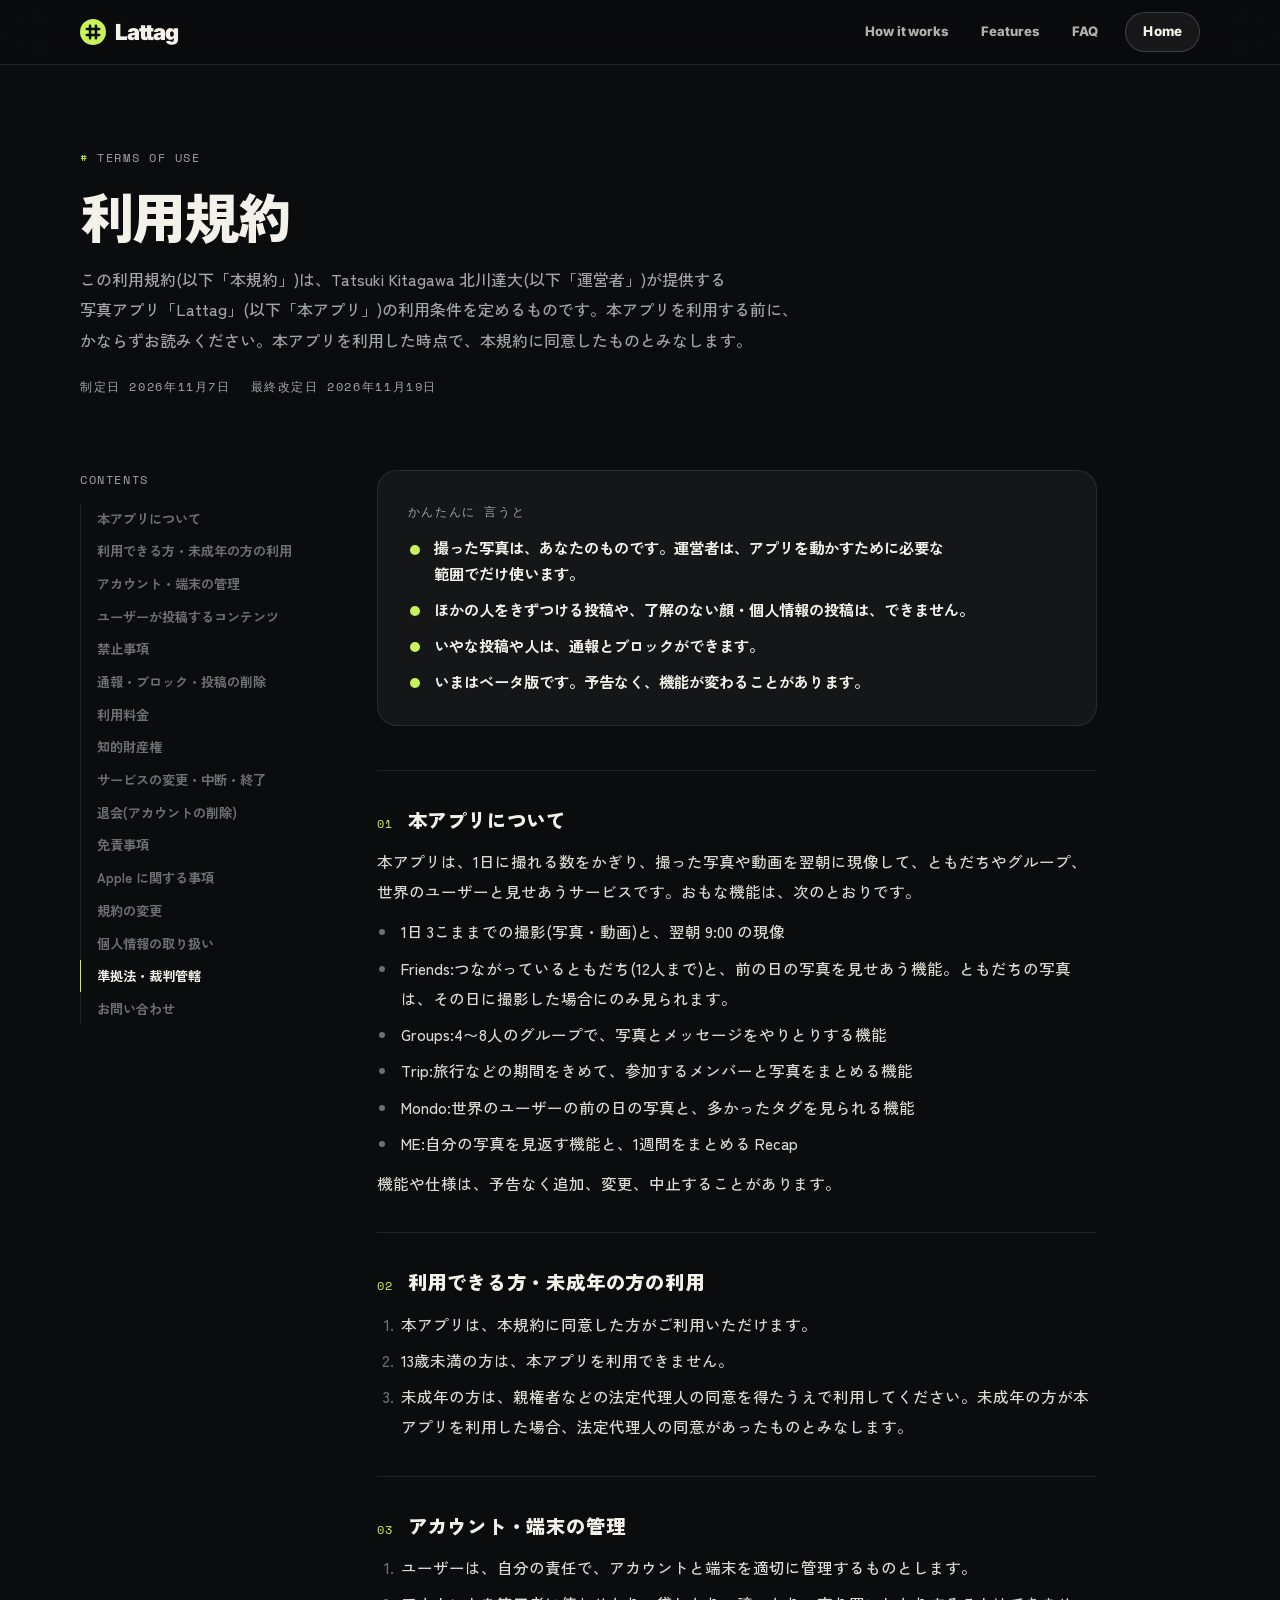
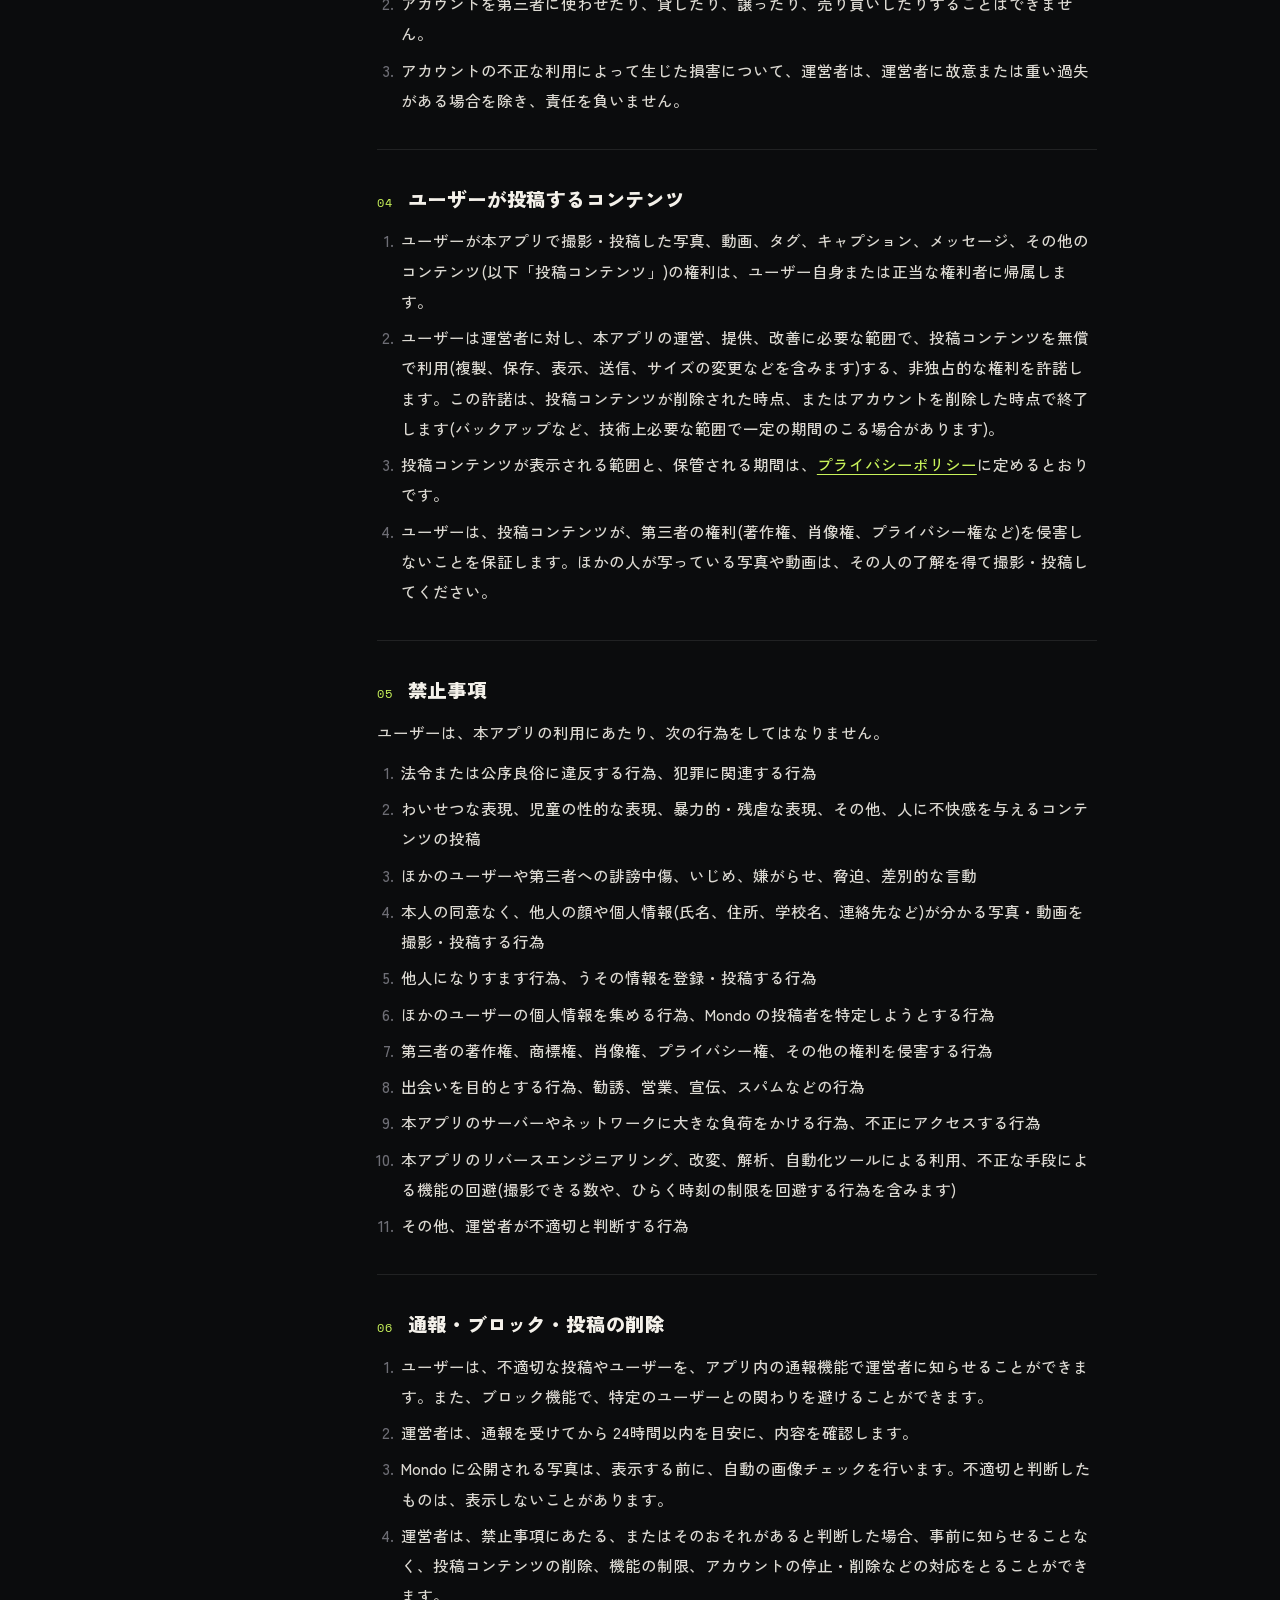
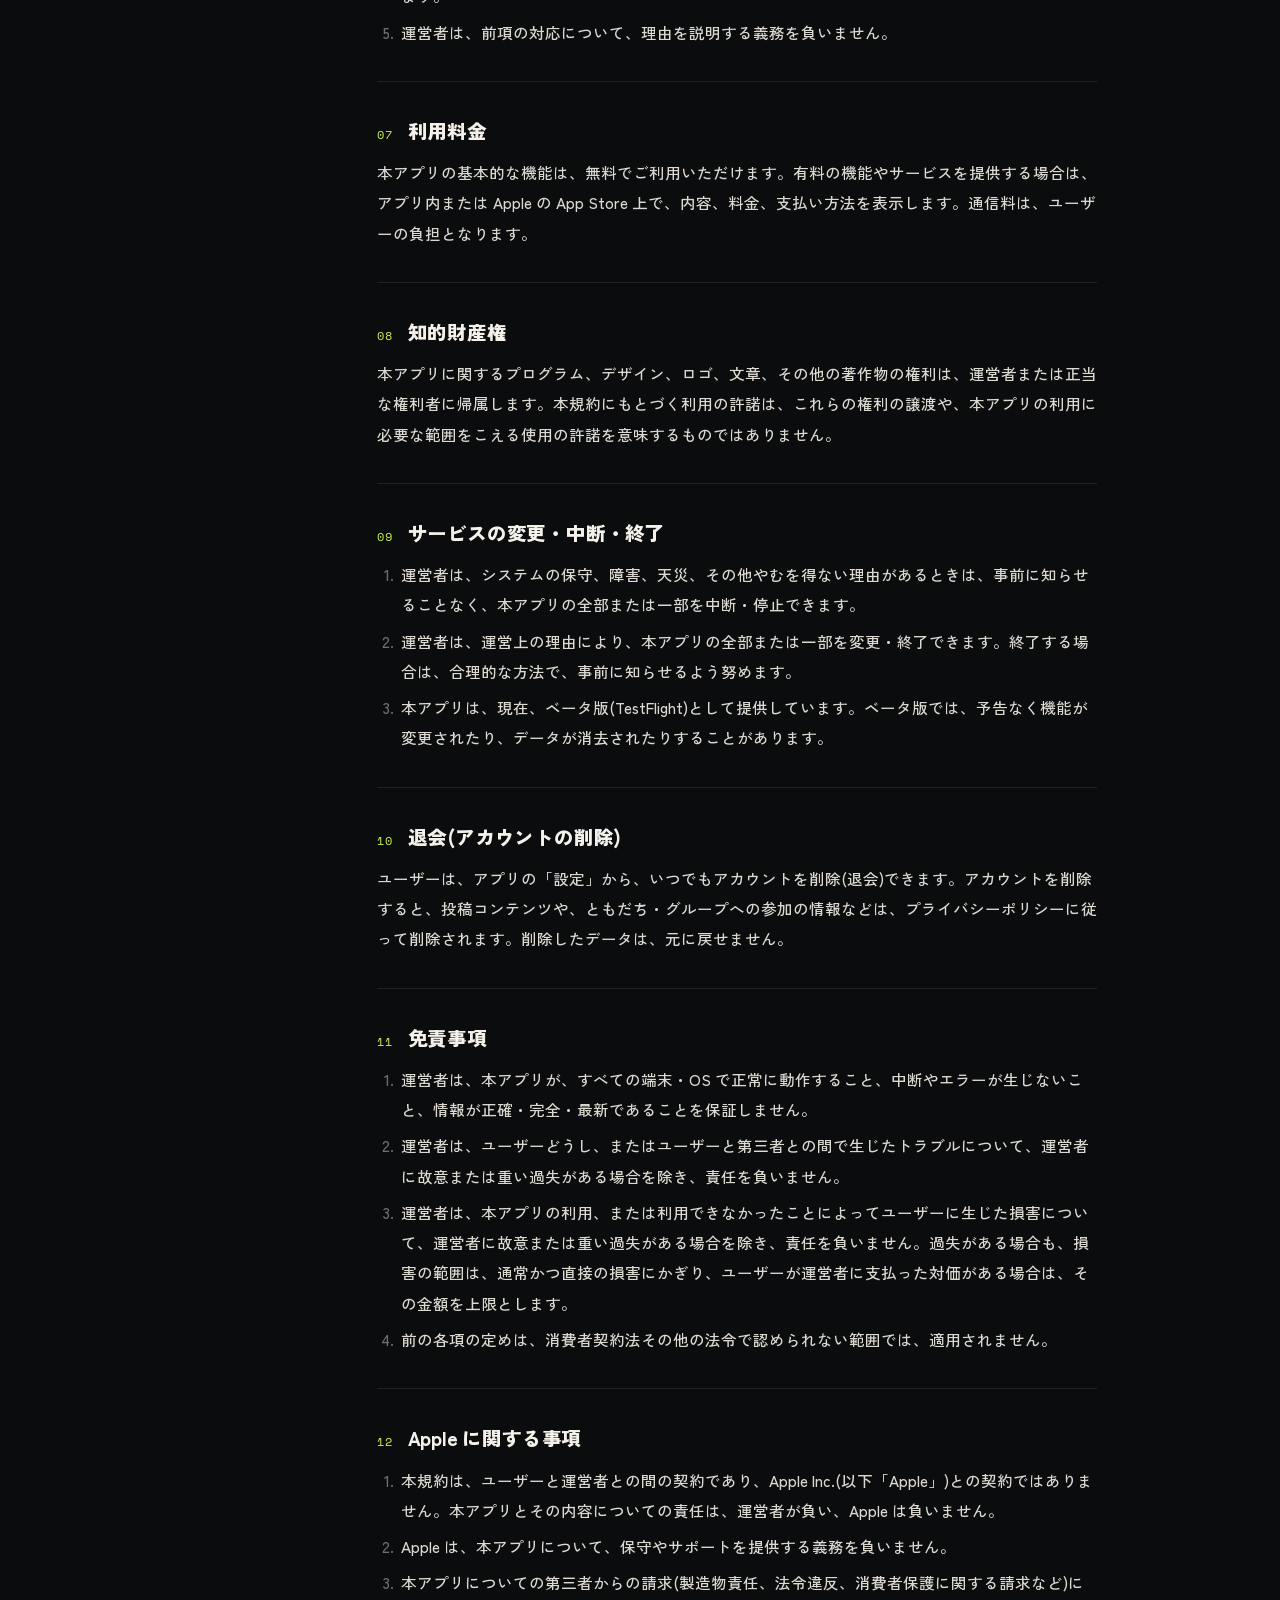
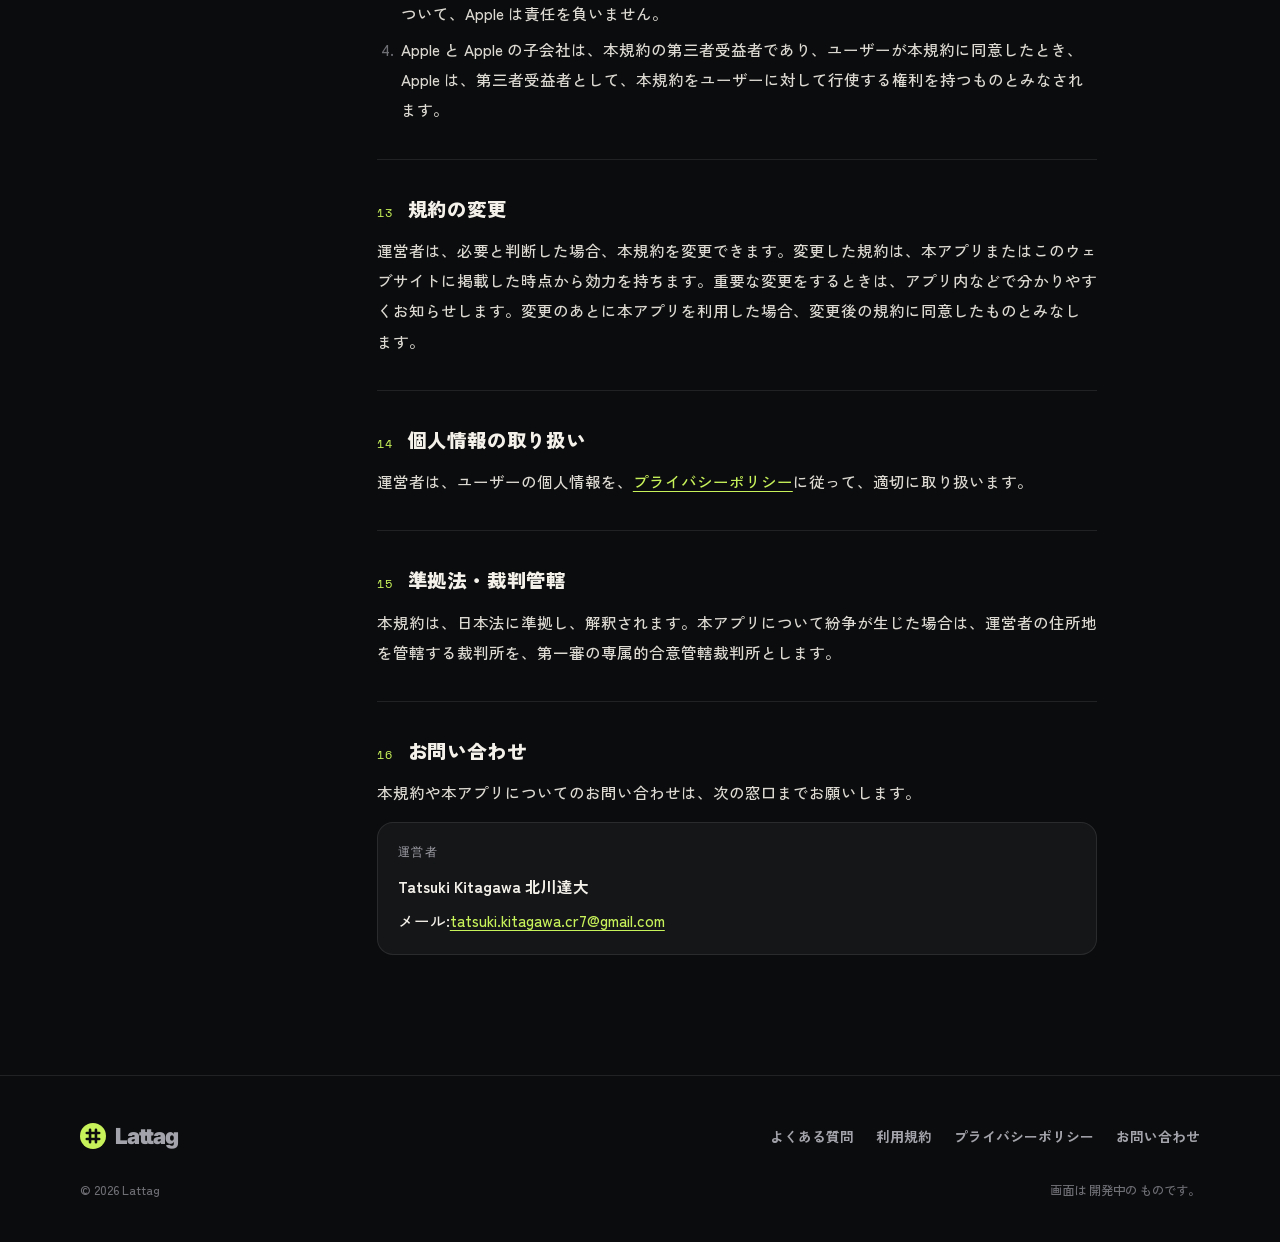
<file: terms.html>
<!DOCTYPE html>
<html lang="ja">
<head>
<meta charset="UTF-8">
<meta name="viewport" content="width=device-width, initial-scale=1, viewport-fit=cover">
<title>利用規約 | Lattag</title>
<meta name="description" content="写真アプリ Lattag(ラッタグ)の利用規約です。">
<meta name="theme-color" content="#0B0C0D">
<link rel="canonical" href="https://lattag.app/terms.html">
<link rel="icon" href="assets/favicon.svg" type="image/svg+xml">
<link rel="apple-touch-icon" href="assets/apple-touch-icon.png">
<link rel="preconnect" href="https://fonts.googleapis.com">
<link rel="preconnect" href="https://fonts.gstatic.com" crossorigin>
<link rel="stylesheet" href="https://fonts.googleapis.com/css2?family=Inter:wght@800;900&family=Instrument+Serif:ital@1&family=Space+Mono:wght@400;700&family=Zen+Kaku+Gothic+New:wght@500;700;900&display=swap">
<link rel="stylesheet" href="assets/site.css">
</head>
<body>
<a class="skip" href="#main">本文へ スキップ</a>

<header class="site-header is-solid">
  <div class="wrap">
    <a class="brand" href="./" aria-label="Lattag トップへ">
      <svg class="brand-mark" viewBox="0 0 44 44" aria-hidden="true"><circle cx="22" cy="22" r="22" fill="#C8F25A"/><g stroke="#0B0C0D" stroke-width="4.4" stroke-linecap="round"><path d="M17 11.5v21M27 11.5v21M11.5 17h21M11.5 27h21"/></g></svg>
      <span class="brand-word">Lattag</span>
    </a>
    <nav class="nav" aria-label="メイン">
      <a href="./#how">How it works</a>
      <a href="./#features">Features</a>
      <a href="faq.html">FAQ</a>
      <a class="btn btn-ghost btn-sm" href="./">Home</a>
    </nav>
  </div>
</header>

<main id="main" class="legal">
  <div class="wrap">
    <header class="legal-head">
      <p class="mono"><b>#</b> Terms of use</p>
      <h1>利用規約</h1>
      <p class="lede">この利用規約(以下「本規約」)は、Tatsuki Kitagawa 北川達大(以下「運営者」)が提供する写真アプリ「Lattag」(以下「本アプリ」)の利用条件を定めるものです。本アプリを利用する前に、かならずお読みください。本アプリを利用した時点で、本規約に同意したものとみなします。</p>
      <p class="legal-meta mono"><span>制定日 2026年11月7日</span><span>最終改定日 2026年11月19日</span></p>
    </header>

    <div class="legal-grid">
      <nav class="toc" aria-label="目次">
        <span class="mono">Contents</span>
        <ol>
          <li><a href="#about">本アプリについて</a></li>
          <li><a href="#eligibility">利用できる方・未成年の方の利用</a></li>
          <li><a href="#account">アカウント・端末の管理</a></li>
          <li><a href="#content">ユーザーが投稿するコンテンツ</a></li>
          <li><a href="#prohibited">禁止事項</a></li>
          <li><a href="#moderation">通報・ブロック・投稿の削除</a></li>
          <li><a href="#fees">利用料金</a></li>
          <li><a href="#ip">知的財産権</a></li>
          <li><a href="#service">サービスの変更・中断・終了</a></li>
          <li><a href="#withdrawal">退会(アカウントの削除)</a></li>
          <li><a href="#disclaimer">免責事項</a></li>
          <li><a href="#apple">Apple に関する事項</a></li>
          <li><a href="#changes">規約の変更</a></li>
          <li><a href="#privacy">個人情報の取り扱い</a></li>
          <li><a href="#law">準拠法・裁判管轄</a></li>
          <li><a href="#contact">お問い合わせ</a></li>
        </ol>
      </nav>

      <div class="legal-body">
        <aside class="summary" aria-label="かんたんな まとめ">
          <span class="mono">かんたんに 言うと</span>
          <ul>
            <li>撮った写真は、あなたのものです。運営者は、アプリを動かすために必要な範囲でだけ使います。</li>
            <li>ほかの人をきずつける投稿や、了解のない顔・個人情報の投稿は、できません。</li>
            <li>いやな投稿や人は、通報とブロックができます。</li>
            <li>いまはベータ版です。予告なく、機能が変わることがあります。</li>
          </ul>
        </aside>

        <section id="about">
          <h2><span class="num">01</span>本アプリについて</h2>
          <p>本アプリは、1日に撮れる数をかぎり、撮った写真や動画を翌朝に現像して、ともだちやグループ、世界のユーザーと見せあうサービスです。おもな機能は、次のとおりです。</p>
          <ul>
          <li>1日 3こままでの撮影(写真・動画)と、翌朝 9:00 の現像</li>
          <li>Friends:つながっているともだち(12人まで)と、前の日の写真を見せあう機能。ともだちの写真は、その日に撮影した場合にのみ見られます。</li>
          <li>Groups:4〜8人のグループで、写真とメッセージをやりとりする機能</li>
          <li>Trip:旅行などの期間をきめて、参加するメンバーと写真をまとめる機能</li>
          <li>Mondo:世界のユーザーの前の日の写真と、多かったタグを見られる機能</li>
          <li>ME:自分の写真を見返す機能と、1週間をまとめる Recap</li>
          </ul>
          <p>機能や仕様は、予告なく追加、変更、中止することがあります。</p>
        </section>

        <section id="eligibility">
          <h2><span class="num">02</span>利用できる方・未成年の方の利用</h2>
          <ol>
          <li>本アプリは、本規約に同意した方がご利用いただけます。</li>
          <li>13歳未満の方は、本アプリを利用できません。</li>
          <li>未成年の方は、親権者などの法定代理人の同意を得たうえで利用してください。未成年の方が本アプリを利用した場合、法定代理人の同意があったものとみなします。</li>
          </ol>
        </section>

        <section id="account">
          <h2><span class="num">03</span>アカウント・端末の管理</h2>
          <ol>
          <li>ユーザーは、自分の責任で、アカウントと端末を適切に管理するものとします。</li>
          <li>アカウントを第三者に使わせたり、貸したり、譲ったり、売り買いしたりすることはできません。</li>
          <li>アカウントの不正な利用によって生じた損害について、運営者は、運営者に故意または重い過失がある場合を除き、責任を負いません。</li>
          </ol>
        </section>

        <section id="content">
          <h2><span class="num">04</span>ユーザーが投稿するコンテンツ</h2>
          <ol>
          <li>ユーザーが本アプリで撮影・投稿した写真、動画、タグ、キャプション、メッセージ、その他のコンテンツ(以下「投稿コンテンツ」)の権利は、ユーザー自身または正当な権利者に帰属します。</li>
          <li>ユーザーは運営者に対し、本アプリの運営、提供、改善に必要な範囲で、投稿コンテンツを無償で利用(複製、保存、表示、送信、サイズの変更などを含みます)する、非独占的な権利を許諾します。この許諾は、投稿コンテンツが削除された時点、またはアカウントを削除した時点で終了します(バックアップなど、技術上必要な範囲で一定の期間のこる場合があります)。</li>
          <li>投稿コンテンツが表示される範囲と、保管される期間は、<a href="privacy.html#visibility">プライバシーポリシー</a>に定めるとおりです。</li>
          <li>ユーザーは、投稿コンテンツが、第三者の権利(著作権、肖像権、プライバシー権など)を侵害しないことを保証します。ほかの人が写っている写真や動画は、その人の了解を得て撮影・投稿してください。</li>
          </ol>
        </section>

        <section id="prohibited">
          <h2><span class="num">05</span>禁止事項</h2>
          <p>ユーザーは、本アプリの利用にあたり、次の行為をしてはなりません。</p>
          <ol>
          <li>法令または公序良俗に違反する行為、犯罪に関連する行為</li>
          <li>わいせつな表現、児童の性的な表現、暴力的・残虐な表現、その他、人に不快感を与えるコンテンツの投稿</li>
          <li>ほかのユーザーや第三者への誹謗中傷、いじめ、嫌がらせ、脅迫、差別的な言動</li>
          <li>本人の同意なく、他人の顔や個人情報(氏名、住所、学校名、連絡先など)が分かる写真・動画を撮影・投稿する行為</li>
          <li>他人になりすます行為、うその情報を登録・投稿する行為</li>
          <li>ほかのユーザーの個人情報を集める行為、Mondo の投稿者を特定しようとする行為</li>
          <li>第三者の著作権、商標権、肖像権、プライバシー権、その他の権利を侵害する行為</li>
          <li>出会いを目的とする行為、勧誘、営業、宣伝、スパムなどの行為</li>
          <li>本アプリのサーバーやネットワークに大きな負荷をかける行為、不正にアクセスする行為</li>
          <li>本アプリのリバースエンジニアリング、改変、解析、自動化ツールによる利用、不正な手段による機能の回避(撮影できる数や、ひらく時刻の制限を回避する行為を含みます)</li>
          <li>その他、運営者が不適切と判断する行為</li>
          </ol>
        </section>

        <section id="moderation">
          <h2><span class="num">06</span>通報・ブロック・投稿の削除</h2>
          <ol>
          <li>ユーザーは、不適切な投稿やユーザーを、アプリ内の通報機能で運営者に知らせることができます。また、ブロック機能で、特定のユーザーとの関わりを避けることができます。</li>
          <li>運営者は、通報を受けてから 24時間以内を目安に、内容を確認します。</li>
          <li>Mondo に公開される写真は、表示する前に、自動の画像チェックを行います。不適切と判断したものは、表示しないことがあります。</li>
          <li>運営者は、禁止事項にあたる、またはそのおそれがあると判断した場合、事前に知らせることなく、投稿コンテンツの削除、機能の制限、アカウントの停止・削除などの対応をとることができます。</li>
          <li>運営者は、前項の対応について、理由を説明する義務を負いません。</li>
          </ol>
        </section>

        <section id="fees">
          <h2><span class="num">07</span>利用料金</h2>
          <p>本アプリの基本的な機能は、無料でご利用いただけます。有料の機能やサービスを提供する場合は、アプリ内または Apple の App Store 上で、内容、料金、支払い方法を表示します。通信料は、ユーザーの負担となります。</p>
        </section>

        <section id="ip">
          <h2><span class="num">08</span>知的財産権</h2>
          <p>本アプリに関するプログラム、デザイン、ロゴ、文章、その他の著作物の権利は、運営者または正当な権利者に帰属します。本規約にもとづく利用の許諾は、これらの権利の譲渡や、本アプリの利用に必要な範囲をこえる使用の許諾を意味するものではありません。</p>
        </section>

        <section id="service">
          <h2><span class="num">09</span>サービスの変更・中断・終了</h2>
          <ol>
          <li>運営者は、システムの保守、障害、天災、その他やむを得ない理由があるときは、事前に知らせることなく、本アプリの全部または一部を中断・停止できます。</li>
          <li>運営者は、運営上の理由により、本アプリの全部または一部を変更・終了できます。終了する場合は、合理的な方法で、事前に知らせるよう努めます。</li>
          <li>本アプリは、現在、ベータ版(TestFlight)として提供しています。ベータ版では、予告なく機能が変更されたり、データが消去されたりすることがあります。</li>
          </ol>
        </section>

        <section id="withdrawal">
          <h2><span class="num">10</span>退会(アカウントの削除)</h2>
          <p>ユーザーは、アプリの「設定」から、いつでもアカウントを削除(退会)できます。アカウントを削除すると、投稿コンテンツや、ともだち・グループへの参加の情報などは、プライバシーポリシーに従って削除されます。削除したデータは、元に戻せません。</p>
        </section>

        <section id="disclaimer">
          <h2><span class="num">11</span>免責事項</h2>
          <ol>
          <li>運営者は、本アプリが、すべての端末・OS で正常に動作すること、中断やエラーが生じないこと、情報が正確・完全・最新であることを保証しません。</li>
          <li>運営者は、ユーザーどうし、またはユーザーと第三者との間で生じたトラブルについて、運営者に故意または重い過失がある場合を除き、責任を負いません。</li>
          <li>運営者は、本アプリの利用、または利用できなかったことによってユーザーに生じた損害について、運営者に故意または重い過失がある場合を除き、責任を負いません。過失がある場合も、損害の範囲は、通常かつ直接の損害にかぎり、ユーザーが運営者に支払った対価がある場合は、その金額を上限とします。</li>
          <li>前の各項の定めは、消費者契約法その他の法令で認められない範囲では、適用されません。</li>
          </ol>
        </section>

        <section id="apple">
          <h2><span class="num">12</span>Apple に関する事項</h2>
          <ol>
          <li>本規約は、ユーザーと運営者との間の契約であり、Apple Inc.(以下「Apple」)との契約ではありません。本アプリとその内容についての責任は、運営者が負い、Apple は負いません。</li>
          <li>Apple は、本アプリについて、保守やサポートを提供する義務を負いません。</li>
          <li>本アプリについての第三者からの請求(製造物責任、法令違反、消費者保護に関する請求など)について、Apple は責任を負いません。</li>
          <li>Apple と Apple の子会社は、本規約の第三者受益者であり、ユーザーが本規約に同意したとき、Apple は、第三者受益者として、本規約をユーザーに対して行使する権利を持つものとみなされます。</li>
          </ol>
        </section>

        <section id="changes">
          <h2><span class="num">13</span>規約の変更</h2>
          <p>運営者は、必要と判断した場合、本規約を変更できます。変更した規約は、本アプリまたはこのウェブサイトに掲載した時点から効力を持ちます。重要な変更をするときは、アプリ内などで分かりやすくお知らせします。変更のあとに本アプリを利用した場合、変更後の規約に同意したものとみなします。</p>
        </section>

        <section id="privacy">
          <h2><span class="num">14</span>個人情報の取り扱い</h2>
          <p>運営者は、ユーザーの個人情報を、<a href="privacy.html">プライバシーポリシー</a>に従って、適切に取り扱います。</p>
        </section>

        <section id="law">
          <h2><span class="num">15</span>準拠法・裁判管轄</h2>
          <p>本規約は、日本法に準拠し、解釈されます。本アプリについて紛争が生じた場合は、運営者の住所地を管轄する裁判所を、第一審の専属的合意管轄裁判所とします。</p>
        </section>

        <section id="contact">
          <h2><span class="num">16</span>お問い合わせ</h2>
          <p>本規約や本アプリについてのお問い合わせは、次の窓口までお願いします。</p>
          <div class="contact-card">
          <span class="mono">運営者</span>
          <b>Tatsuki Kitagawa 北川達大</b>
          <span>メール:<a href="mailto:tatsuki.kitagawa.cr7@gmail.com">tatsuki.kitagawa.cr7@gmail.com</a></span>
          </div>
        </section>
      </div>
    </div>
  </div>
</main>

<footer class="site-footer">
  <div class="wrap">
    <div class="footer-top">
      <a class="brand" href="./" aria-label="Lattag トップへ">
        <svg class="brand-mark" viewBox="0 0 44 44" aria-hidden="true"><circle cx="22" cy="22" r="22" fill="#C8F25A"/><g stroke="#0B0C0D" stroke-width="4.4" stroke-linecap="round"><path d="M17 11.5v21M27 11.5v21M11.5 17h21M11.5 27h21"/></g></svg>
        <span class="brand-word">Lattag</span>
      </a>
      <nav class="footer-links" aria-label="フッター">
        <a href="faq.html">よくある質問</a>
        <a href="terms.html" aria-current="page">利用規約</a>
        <a href="privacy.html">プライバシーポリシー</a>
        <a href="mailto:tatsuki.kitagawa.cr7@gmail.com">お問い合わせ</a>
      </nav>
    </div>
    <div class="footer-bottom">
      <span>© 2026 Lattag</span>
      <span>画面は 開発中の ものです。</span>
    </div>
  </div>
</footer>

<script src="assets/legal.js" defer></script>
</body>
</html>
</file>
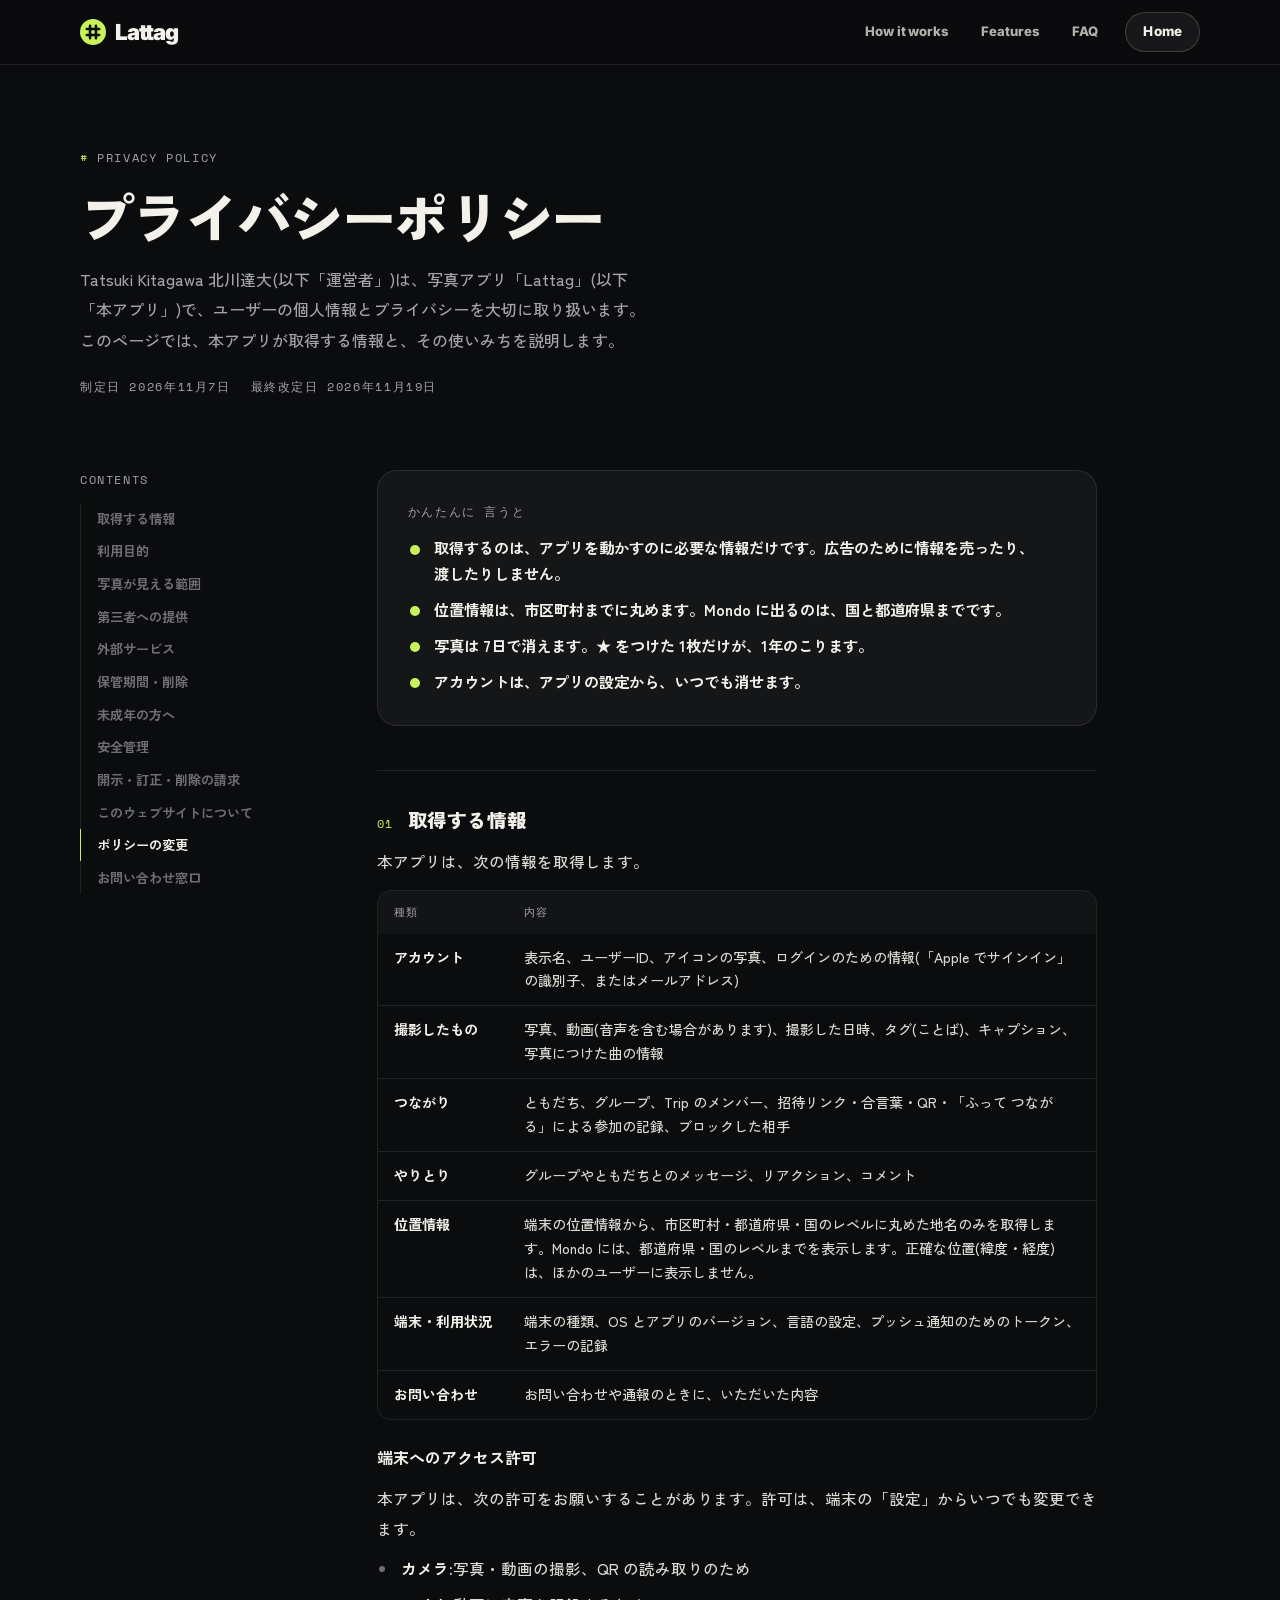
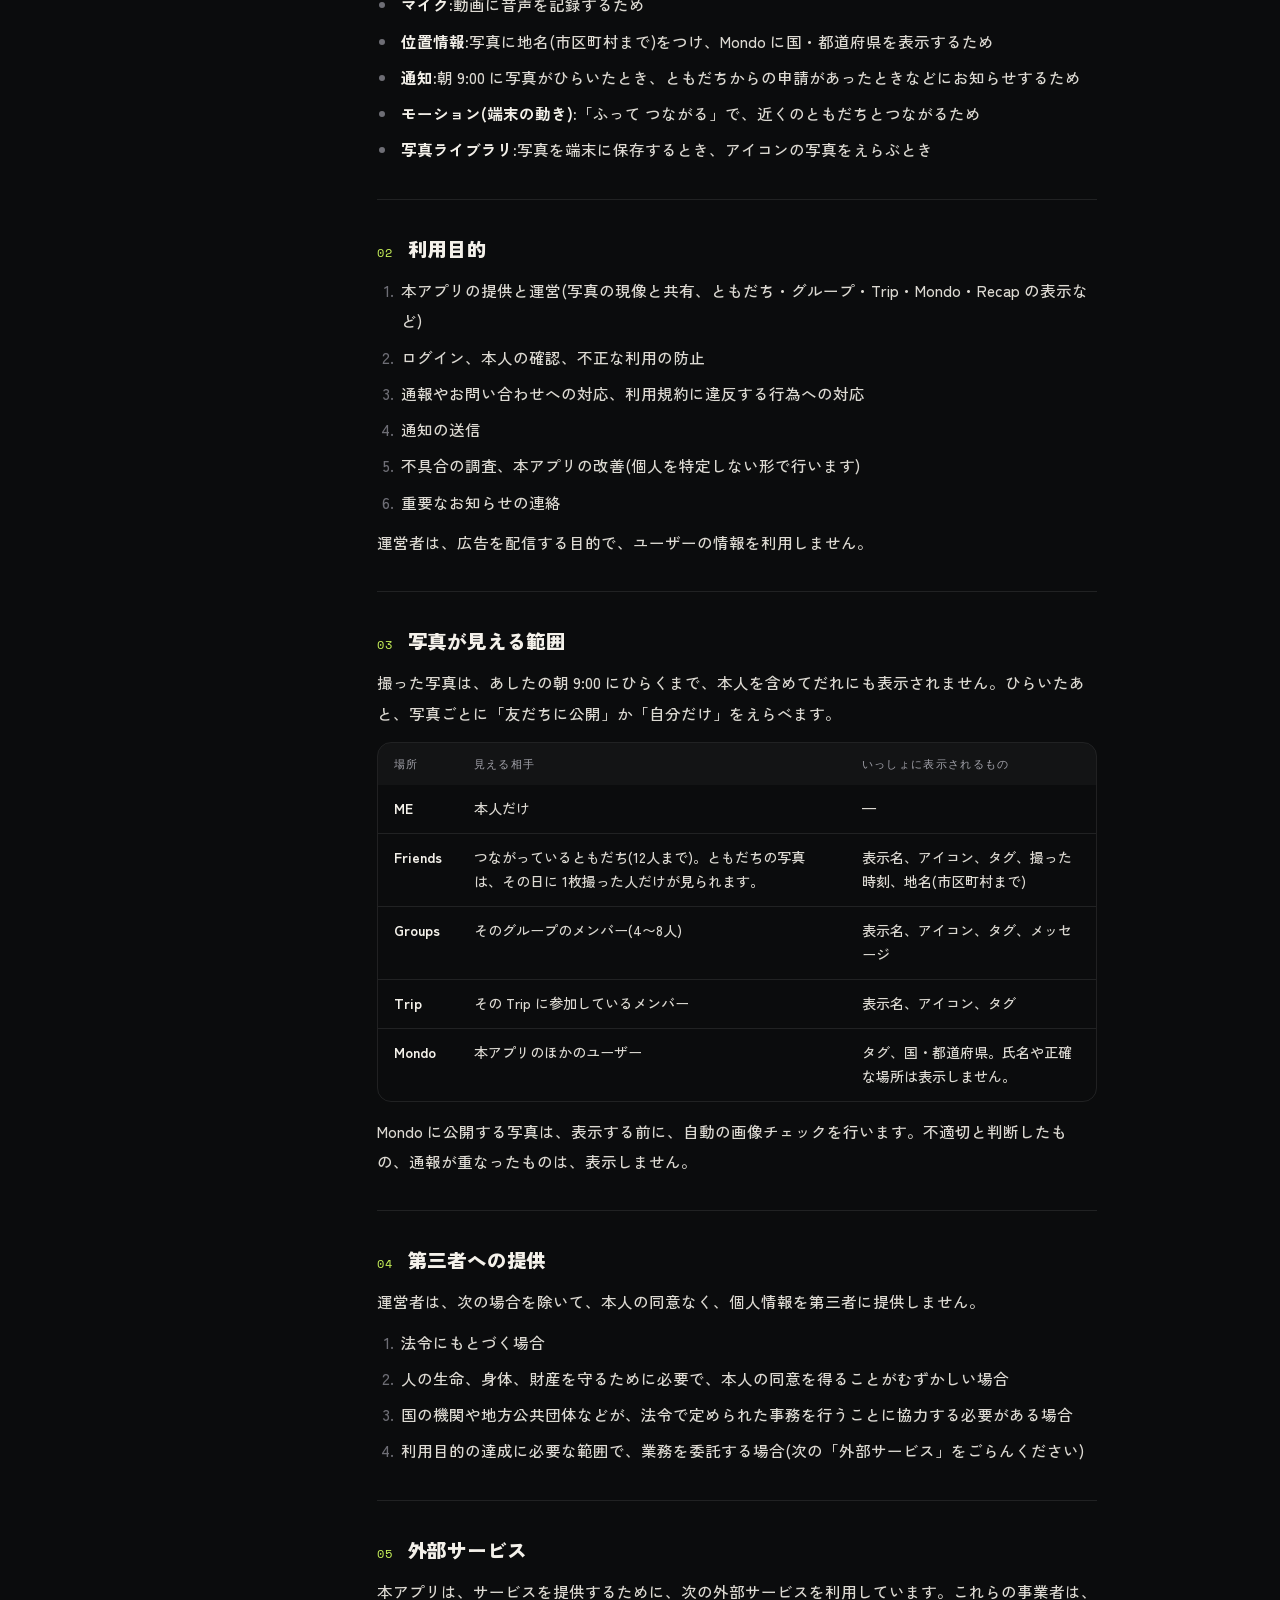
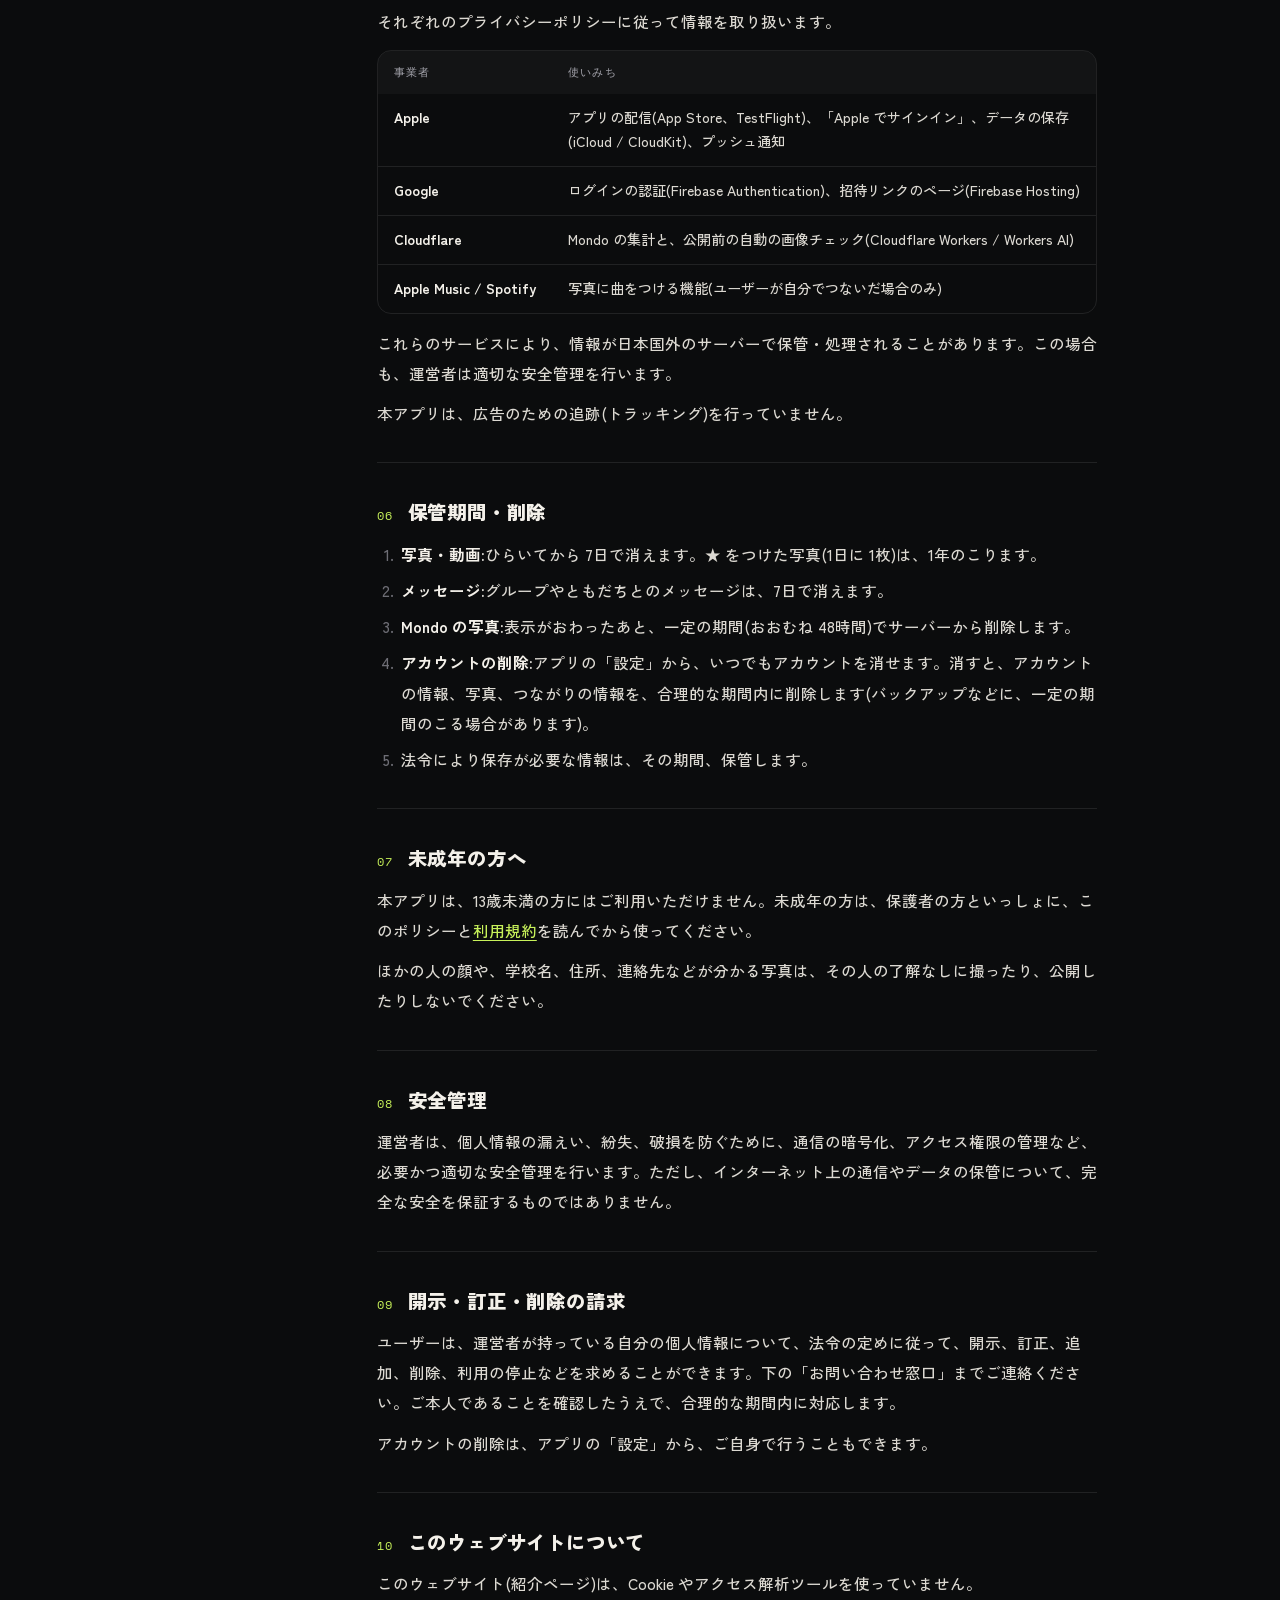
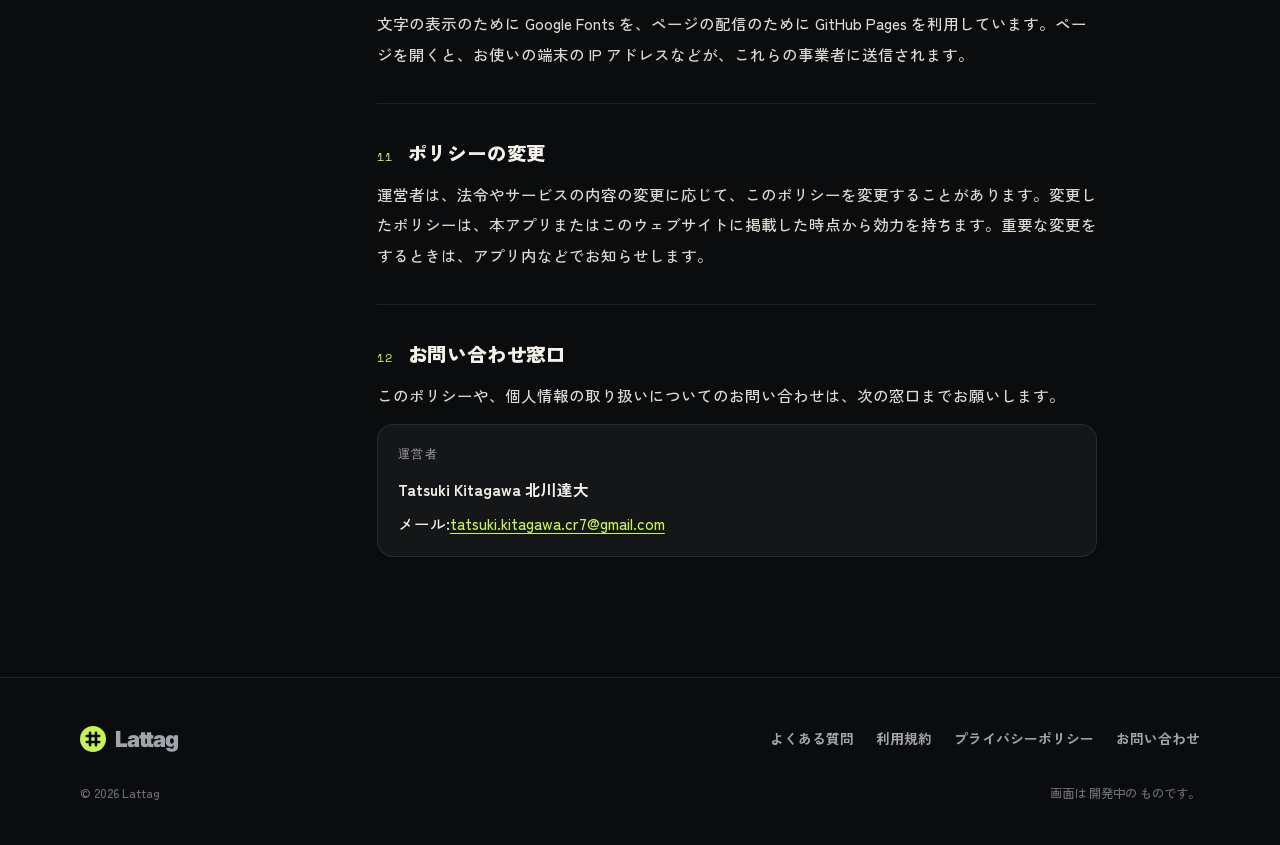
<file: lp/privacy.html>
<!DOCTYPE html>
<html lang="ja">
<head>
<meta charset="UTF-8">
<meta name="viewport" content="width=device-width, initial-scale=1">
<title>プライバシーポリシー | Lattag</title>
<meta name="robots" content="noindex">
<link rel="canonical" href="https://lattag.app/privacy.html">
<script>location.replace('../privacy.html' + location.search + location.hash)</script>
<meta http-equiv="refresh" content="0; url=../privacy.html">
<style>body{margin:0;min-height:100vh;display:grid;place-items:center;background:#0B0C0D;color:#F4F1EA;font-family:system-ui,sans-serif}a{color:#C8F25A}</style>
</head>
<body>
<p>ページが 移動しました。<a href="../privacy.html">こちら</a>から ごらんください。</p>
</body>
</html>
</file>
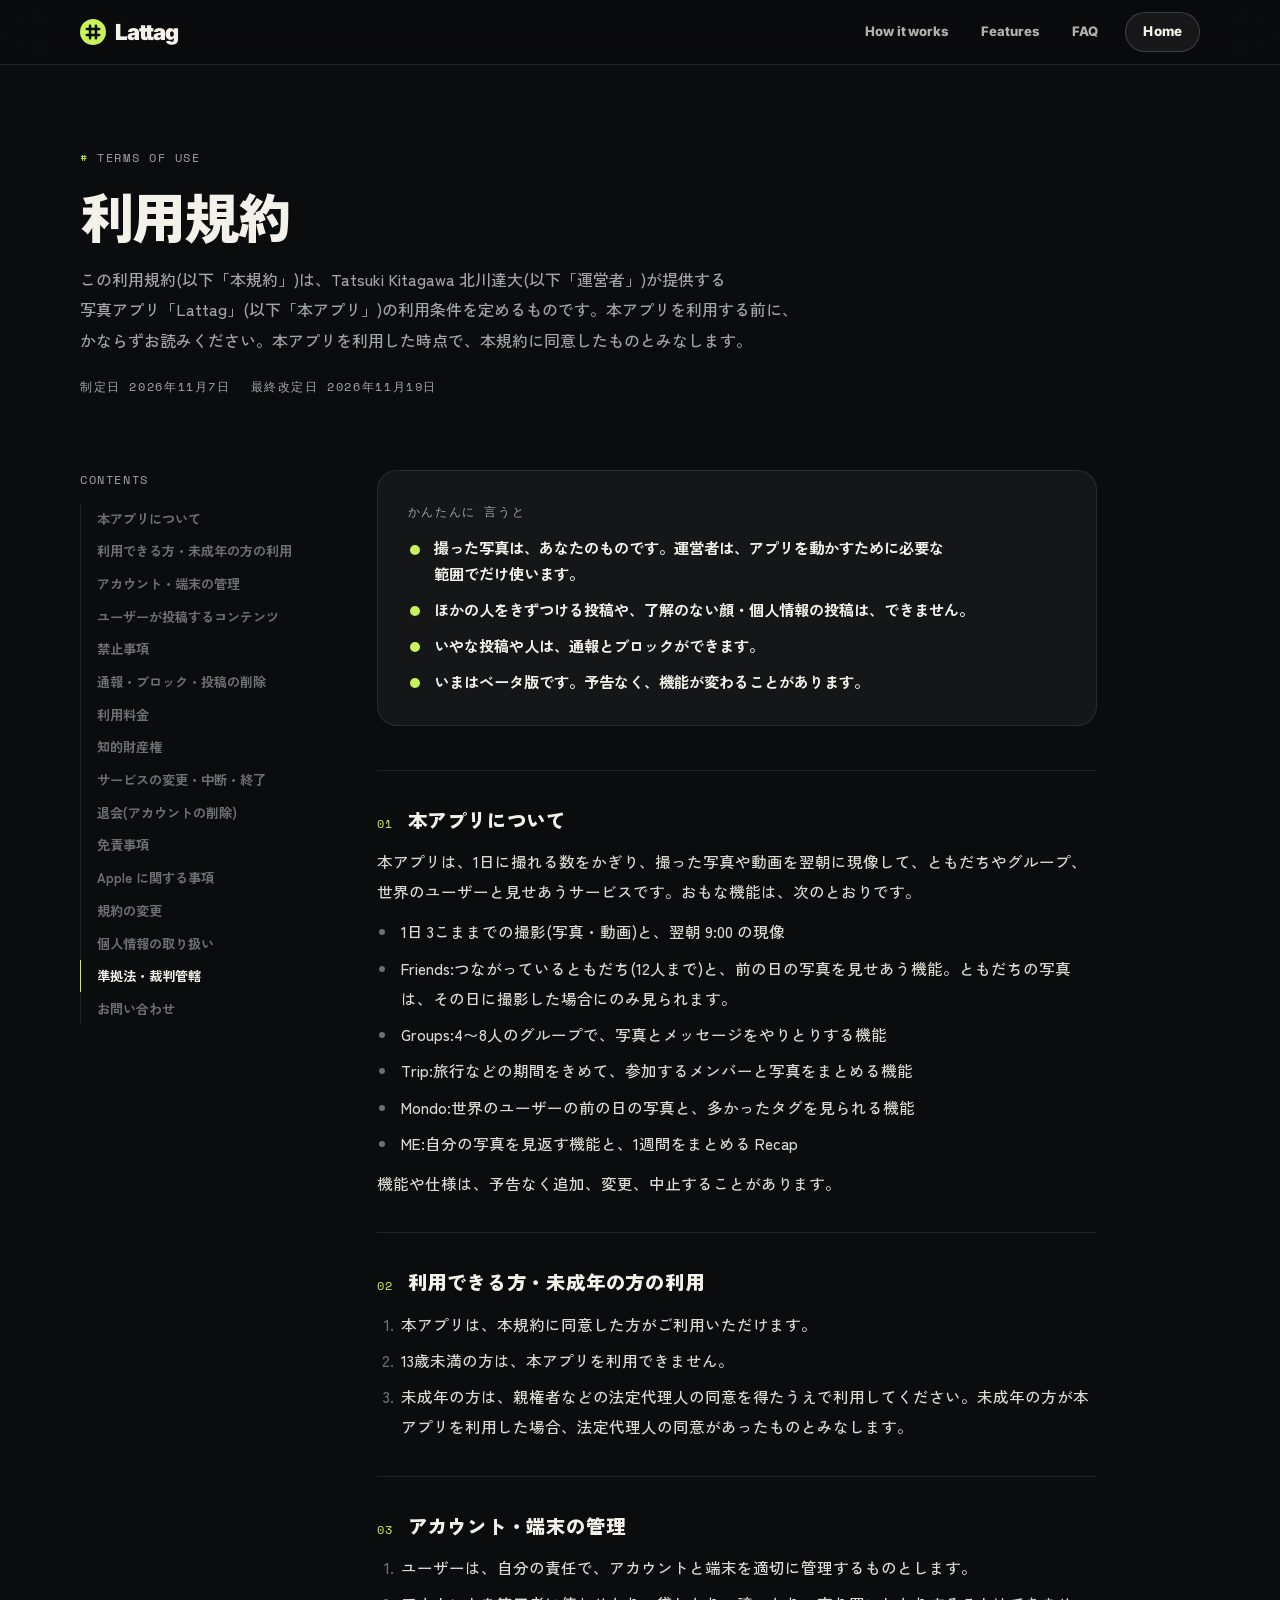
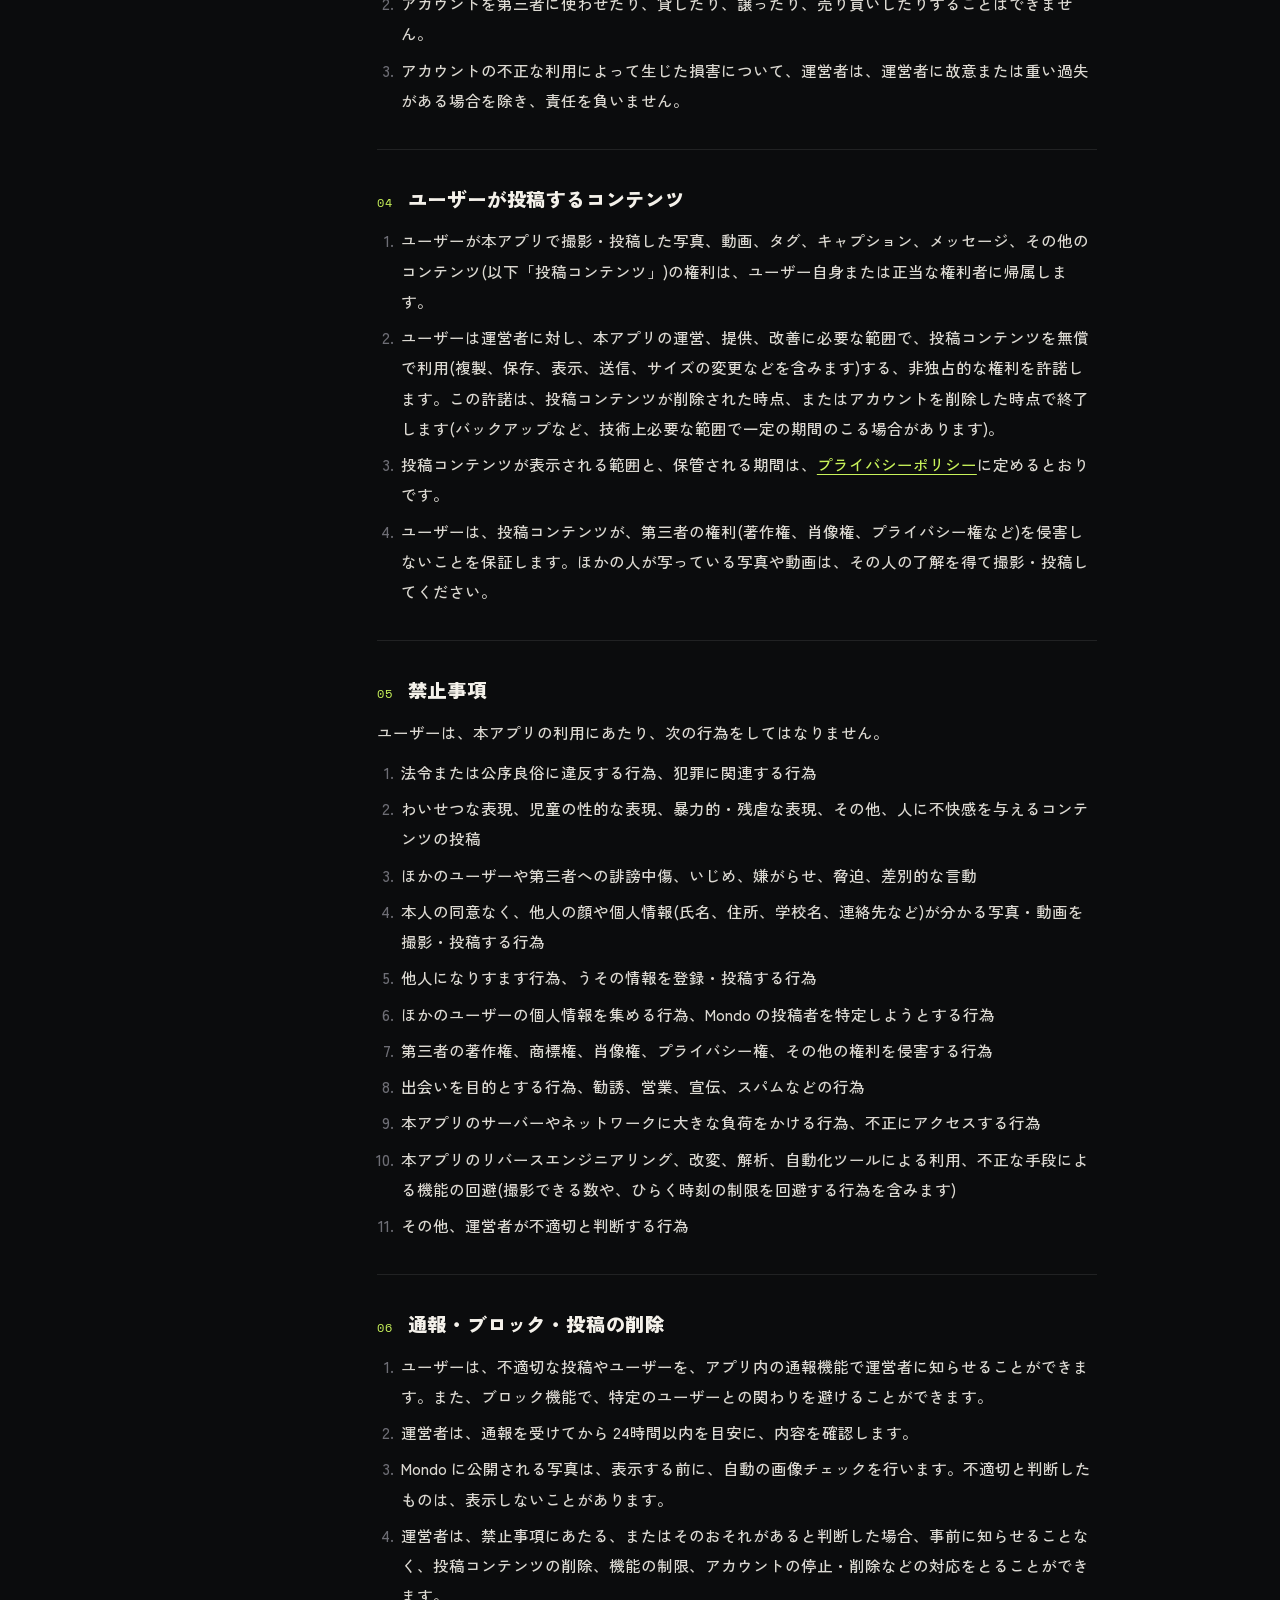
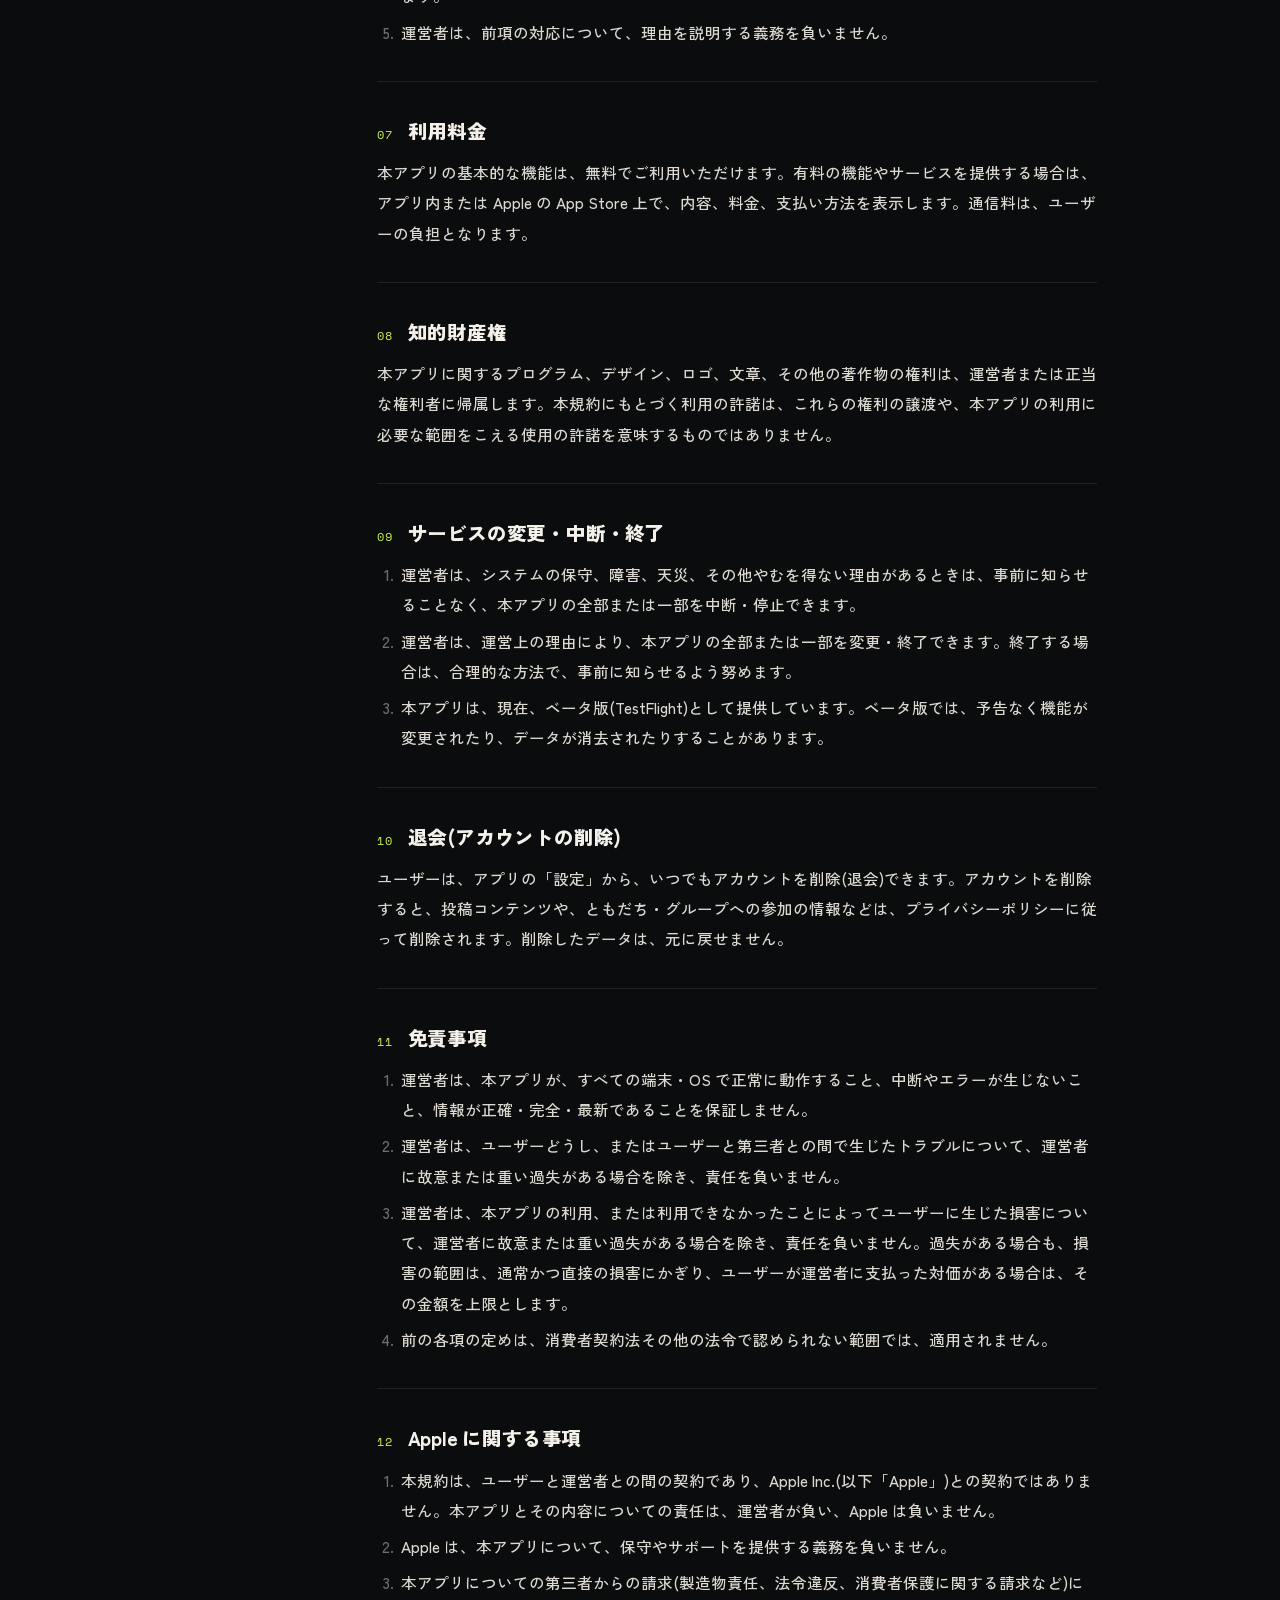
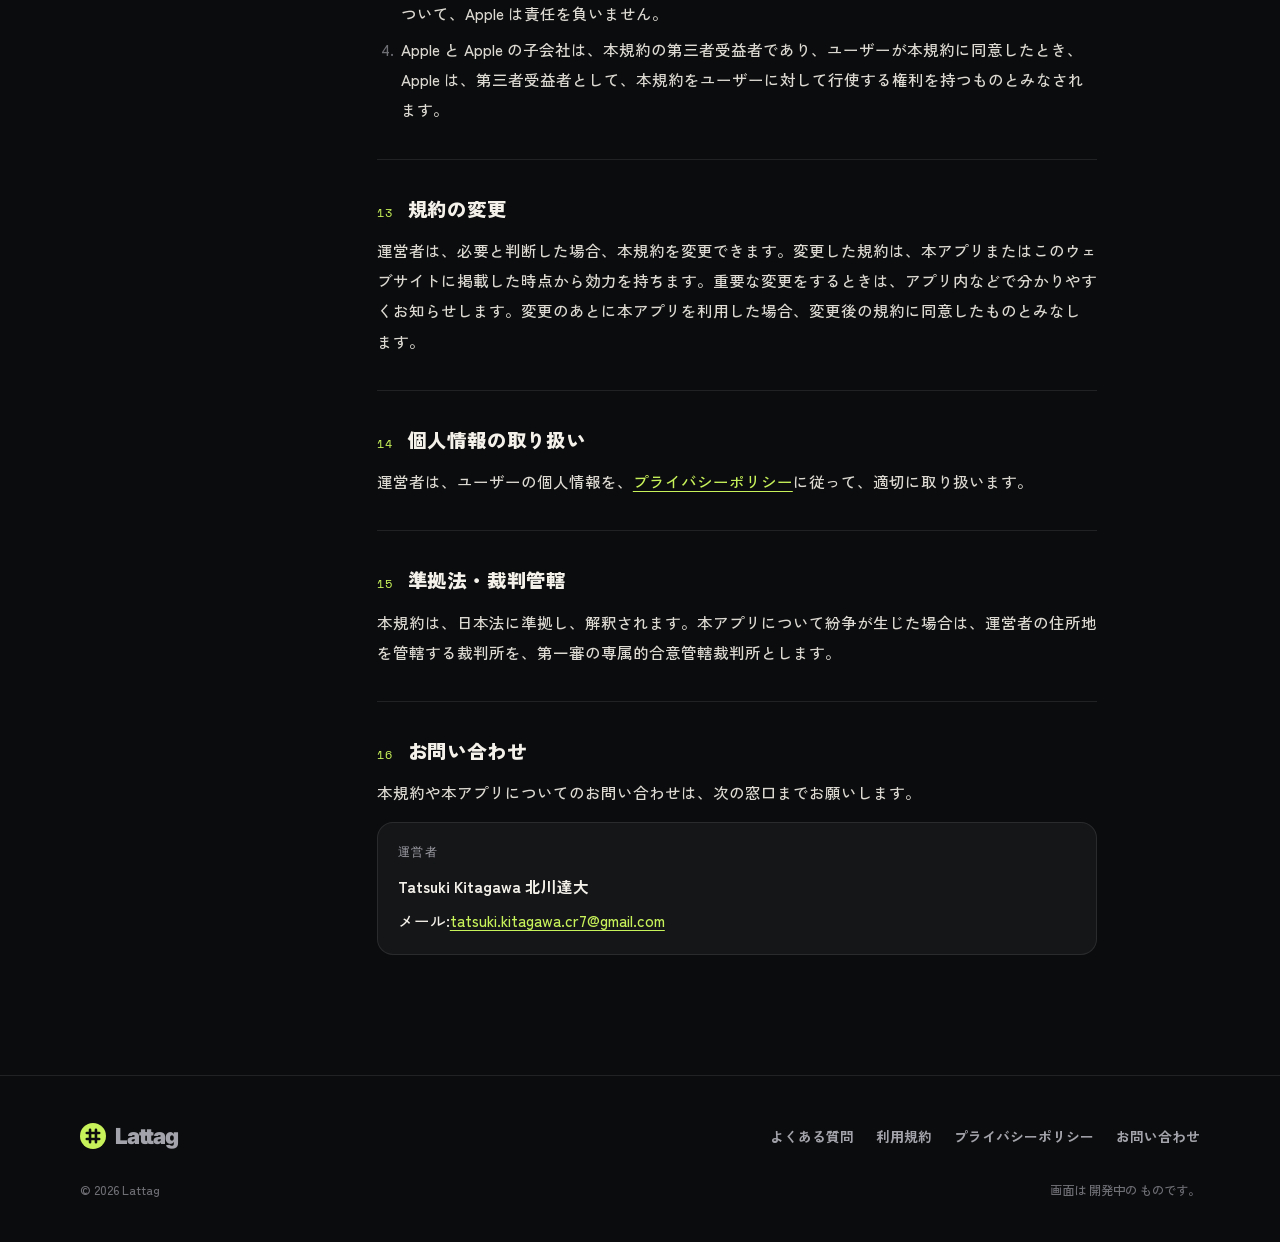
<file: lp/terms.html>
<!DOCTYPE html>
<html lang="ja">
<head>
<meta charset="UTF-8">
<meta name="viewport" content="width=device-width, initial-scale=1">
<title>利用規約 | Lattag</title>
<meta name="robots" content="noindex">
<link rel="canonical" href="https://lattag.app/terms.html">
<script>location.replace('../terms.html' + location.search + location.hash)</script>
<meta http-equiv="refresh" content="0; url=../terms.html">
<style>body{margin:0;min-height:100vh;display:grid;place-items:center;background:#0B0C0D;color:#F4F1EA;font-family:system-ui,sans-serif}a{color:#C8F25A}</style>
</head>
<body>
<p>ページが 移動しました。<a href="../terms.html">こちら</a>から ごらんください。</p>
</body>
</html>
</file>
<file: assets/site.css>
/* Lattag — 共通スタイル(全ページ) */
@view-transition { navigation: auto; }

:root {
  --bg: #0B0C0D;
  --bg-2: #0F1011;
  --card: #151618;
  --card-2: #1C1C1F;
  --line: rgba(255, 255, 255, .09);
  --line-2: rgba(255, 255, 255, .17);
  --txt: #F4F1EA;
  --sub: #A3A3AB;
  --dim: #6E6E75;
  --lime: #C8F25A;
  --lime-hi: #D6F97A;
  --lime-ink: #0E1206;
  --green: #24A03C;
  --green-2: #3BD35A;
  --paper: #F3F2EC;

  --f-jp: 'Zen Kaku Gothic New', 'Hiragino Sans', 'Hiragino Kaku Gothic ProN', 'Noto Sans JP', 'Yu Gothic', system-ui, sans-serif;
  --f-en: 'Inter', 'Helvetica Neue', Arial, sans-serif;
  --f-serif: 'Instrument Serif', 'Hiragino Mincho ProN', 'Yu Mincho', serif;
  --f-mono: 'Space Mono', ui-monospace, 'SF Mono', Menlo, monospace;

  --ease: cubic-bezier(.2, .7, .2, 1);
  --w: 1120px;
  --gutter: clamp(20px, 5vw, 40px);
  --header-h: 64px;
  color-scheme: dark;
}

*, *::before, *::after { box-sizing: border-box; }

html {
  background: var(--bg);
  -webkit-text-size-adjust: 100%;
  scroll-behavior: smooth;
  scroll-padding-top: calc(var(--header-h) + 16px);
}

body {
  margin: 0;
  background: var(--bg);
  color: var(--txt);
  font-family: var(--f-jp);
  font-weight: 500;
  font-size: 1rem;
  line-height: 1.8;
  -webkit-font-smoothing: antialiased;
  -moz-osx-font-smoothing: grayscale;
  text-rendering: optimizeLegibility;
  overflow-x: clip;
}

img, svg, video { display: block; max-width: 100%; }
img { height: auto; }
a { color: inherit; text-decoration: none; -webkit-tap-highlight-color: transparent; }
button { font: inherit; color: inherit; -webkit-tap-highlight-color: transparent; }
h1, h2, h3, p, ul, ol, dl, dd, figure { margin: 0; }
ul, ol { padding: 0; list-style: none; }

/* 日本語の見出しを、文節で折り返す(対応ブラウザのみ) */
h1, h2, h3, .lede { word-break: auto-phrase; text-wrap: balance; line-break: strict; }
p { text-wrap: pretty; }
.nw { display: inline-block; }

::selection { background: var(--lime); color: var(--lime-ink); }

:focus-visible {
  outline: 2px solid var(--lime);
  outline-offset: 3px;
  border-radius: 6px;
}

.wrap {
  width: 100%;
  max-width: calc(var(--w) + var(--gutter) * 2);
  margin-inline: auto;
  padding-inline: max(var(--gutter), env(safe-area-inset-left)) max(var(--gutter), env(safe-area-inset-right));
}

.skip {
  position: absolute; left: 12px; top: -60px; z-index: 100;
  background: var(--lime); color: var(--lime-ink);
  padding: 10px 16px; border-radius: 10px; font-weight: 700; font-size: .9rem;
  transition: top .2s var(--ease);
}
.skip:focus { top: 12px; }

/* ───────── 小さな部品 ───────── */
.mono {
  font-family: var(--f-mono);
  font-size: .72rem;
  letter-spacing: .14em;
  text-transform: uppercase;
  color: var(--sub);
}
.mono b { color: var(--lime); font-weight: 400; }

.serif { font-family: var(--f-serif); font-style: italic; font-weight: 400; letter-spacing: 0; }

/* ───────── ボタン ───────── */
.btn {
  --h: 52px;
  position: relative;
  display: inline-flex; align-items: center; justify-content: center; gap: .55em;
  height: var(--h); padding: 0 26px;
  border: 0; border-radius: 999px;
  font-family: var(--f-jp); font-weight: 700; font-size: .95rem; line-height: 1; letter-spacing: .01em;
  white-space: nowrap; cursor: pointer; user-select: none;
  transition: background-color .18s ease, box-shadow .18s ease, transform .14s var(--ease), color .18s ease;
}
.btn svg { width: 1.05em; height: 1.05em; flex: none; transition: transform .25s var(--ease); }
.btn:active { transform: scale(.975); transition-duration: .06s; }

.btn-primary {
  background: var(--lime); color: var(--lime-ink);
  box-shadow:
    inset 0 1px 0 rgba(255, 255, 255, .5),
    inset 0 -1px 0 rgba(0, 0, 0, .14),
    0 1px 2px rgba(0, 0, 0, .5);
}
.btn-ghost {
  background: rgba(255, 255, 255, .05); color: var(--txt);
  box-shadow: inset 0 0 0 1px var(--line-2);
}
.btn-glass {
  background: rgba(20, 20, 22, .42); color: #fff;
  -webkit-backdrop-filter: blur(14px) saturate(140%); backdrop-filter: blur(14px) saturate(140%);
  box-shadow: inset 0 0 0 1px rgba(255, 255, 255, .26);
}
@media (hover: hover) { .btn-glass:hover { background: rgba(40, 40, 44, .55); } }
.btn-sm { --h: 40px; padding: 0 18px; font-size: .84rem; }

@media (hover: hover) {
  .btn-primary:hover { background: var(--lime-hi); }
  .btn-ghost:hover { background: rgba(255, 255, 255, .1); }
  .btn:hover .arr { transform: translateX(3px); }
  .btn:hover .arr-d { transform: translateY(2px); }
}

/* ───────── ヘッダー ───────── */
.site-header {
  position: fixed; inset: 0 0 auto 0; z-index: 50;
  padding-top: env(safe-area-inset-top);
  border-bottom: 1px solid transparent;
  transition: background-color .3s ease, border-color .3s ease, backdrop-filter .3s ease;
}
.site-header.is-stuck, .site-header.is-solid {
  background: color-mix(in srgb, var(--bg) 74%, transparent);
  -webkit-backdrop-filter: saturate(160%) blur(18px);
  backdrop-filter: saturate(160%) blur(18px);
  border-bottom-color: var(--line);
}
.site-header .wrap {
  height: var(--header-h);
  display: flex; align-items: center; justify-content: space-between; gap: 16px;
}

.brand { display: inline-flex; align-items: center; gap: 9px; }
.brand-mark { width: 26px; height: 26px; flex: none; }
.brand-word {
  font-family: var(--f-en); font-weight: 900; font-size: 1.38rem; letter-spacing: -.055em; line-height: 1;
}

.nav { display: flex; align-items: center; gap: 4px; }
.nav a:not(.btn) {
  padding: 8px 14px; border-radius: 999px;
  font-family: var(--f-en); font-size: .82rem; font-weight: 800; letter-spacing: -.005em; color: rgba(244, 241, 234, .72);
  transition: color .18s ease, background-color .18s ease;
}
@media (hover: hover) { .nav a:not(.btn):hover { color: var(--txt); background: rgba(255, 255, 255, .06); } }
.nav .btn { margin-left: 10px; font-family: var(--f-en); font-weight: 800; }
@media (max-width: 760px) { .nav a:not(.btn) { display: none; } .nav .btn { margin-left: 0; } }

/* ───────── フッター ───────── */
.site-footer {
  border-top: 1px solid var(--line);
  padding: 44px 0 calc(40px + env(safe-area-inset-bottom));
  color: var(--sub); font-size: .86rem;
}
.site-footer .wrap { display: grid; gap: 28px; }
.footer-top { display: flex; flex-wrap: wrap; align-items: center; justify-content: space-between; gap: 18px 32px; }
.footer-links { display: flex; flex-wrap: wrap; gap: 6px 22px; }
.footer-links a { font-weight: 700; padding: 4px 0; transition: color .18s ease; }
@media (hover: hover) { .footer-links a:hover { color: var(--txt); } }
.footer-bottom a { text-decoration: underline; text-underline-offset: 3px; }
.replay { border: 0; background: none; padding: 0; cursor: pointer; color: var(--dim); font-size: .76rem; text-decoration: underline; text-underline-offset: 3px; }
@media (hover: hover) { .replay:hover, .footer-bottom a:hover { color: var(--txt); } }
.footer-bottom {
  display: flex; flex-wrap: wrap; justify-content: space-between; gap: 6px 24px;
  font-size: .76rem; color: var(--dim);
}

/* ───────── 規約ページ ───────── */
.legal { padding: calc(var(--header-h) + env(safe-area-inset-top) + clamp(40px, 8vw, 84px)) 0 clamp(72px, 10vw, 120px); }
.legal-head { max-width: 760px; }
.legal-head h1 {
  font-size: clamp(2rem, 6.4vw, 3.4rem); font-weight: 900; letter-spacing: -.03em; line-height: 1.2;
  margin: 14px 0 16px;
}
.legal-head .lede { color: var(--sub); font-size: 1rem; line-height: 1.9; }
.legal-meta { display: flex; flex-wrap: wrap; gap: 6px 20px; margin-top: 22px; }

.legal-grid {
  display: grid; grid-template-columns: 220px minmax(0, 1fr); gap: clamp(32px, 6vw, 88px);
  margin-top: clamp(40px, 6vw, 72px); align-items: start;
}
.toc { position: sticky; top: calc(var(--header-h) + 28px); max-height: calc(100vh - var(--header-h) - 56px); overflow: auto; }
.toc .mono { display: block; margin-bottom: 12px; }
.toc ol { display: grid; gap: 1px; counter-reset: toc; border-left: 1px solid var(--line); }
.toc a {
  display: block; padding: 6px 0 6px 16px; margin-left: -1px;
  border-left: 1px solid transparent;
  font-size: .82rem; font-weight: 700; color: var(--dim); line-height: 1.5;
  transition: color .18s ease, border-color .18s ease;
}
.toc a[aria-current="true"] { color: var(--txt); border-left-color: var(--lime); }
@media (hover: hover) { .toc a:hover { color: var(--txt); } }
@media (max-width: 900px) {
  .legal-grid { grid-template-columns: minmax(0, 1fr); }
  .toc { display: none; }
}

.legal-body { max-width: 720px; font-size: .97rem; line-height: 1.95; }
.legal-body section { padding-top: 34px; margin-top: 34px; border-top: 1px solid var(--line); }
.legal-body section:first-child { padding-top: 0; margin-top: 0; border-top: 0; }
.legal-body h2 {
  display: flex; align-items: baseline; gap: 14px;
  font-size: 1.22rem; font-weight: 900; letter-spacing: -.01em; line-height: 1.5; margin-bottom: 12px;
}
.legal-body h2 .num { font-family: var(--f-mono); font-size: .74rem; font-weight: 400; letter-spacing: .12em; color: var(--lime); flex: none; }
.legal-body h3 { font-size: 1rem; font-weight: 700; margin: 22px 0 6px; }
.legal-body p { margin: 10px 0; color: #DCD9D2; }
.legal-body ul, .legal-body ol { margin: 10px 0; padding-left: 1.35em; color: #DCD9D2; }
.legal-body ul { list-style: disc; }
.legal-body ol { list-style: decimal; }
.legal-body li { margin: 6px 0; padding-left: .2em; }
.legal-body li::marker { color: var(--dim); }
.legal-body b, .legal-body strong { color: var(--txt); font-weight: 700; }
.legal-body a { color: var(--lime); text-decoration: underline; text-decoration-thickness: 1px; text-underline-offset: 3px; }

.summary {
  background: var(--card); border: 1px solid var(--line); border-radius: 20px;
  padding: clamp(20px, 3.4vw, 30px); margin-bottom: 44px;
}
.summary .mono { display: block; margin-bottom: 12px; }
.summary ul { list-style: none; padding: 0; margin: 0; display: grid; gap: 10px; }
.summary li { word-break: auto-phrase; margin: 0; padding-left: 26px; position: relative; color: var(--txt); font-weight: 700; font-size: .95rem; line-height: 1.7; }
.summary li::before {
  content: ''; position: absolute; left: 2px; top: .62em; width: 10px; height: 10px; border-radius: 50%;
  background: var(--lime);
}

.table-wrap { overflow-x: auto; margin: 14px 0; border: 1px solid var(--line); border-radius: 14px; }
.legal-body table { width: 100%; border-collapse: collapse; font-size: .88rem; line-height: 1.7; min-width: 460px; }
.legal-body th, .legal-body td { text-align: left; vertical-align: top; padding: 12px 16px; border-bottom: 1px solid var(--line); }
.legal-body tr:last-child th, .legal-body tr:last-child td { border-bottom: 0; }
.legal-body thead th { font-family: var(--f-mono); font-size: .68rem; font-weight: 400; letter-spacing: .12em; color: var(--sub); background: rgba(255, 255, 255, .03); }
.legal-body tbody th { font-weight: 700; color: var(--txt); white-space: nowrap; }
.legal-body td { color: #DCD9D2; }

@media (max-width: 640px) {
  .table-wrap { overflow: visible; }
  .legal-body table { min-width: 0; display: block; }
  .legal-body thead { display: none; }
  .legal-body tbody, .legal-body tr { display: block; }
  .legal-body tr { padding: 14px 16px; border-bottom: 1px solid var(--line); }
  .legal-body tr:last-child { border-bottom: 0; }
  .legal-body th, .legal-body td { display: block; padding: 0; border: 0; white-space: normal; }
  .legal-body tbody th { margin-bottom: 4px; }
  .legal-body td + td { margin-top: 8px; }
  .legal-body td[data-label]::before {
    content: attr(data-label); display: block;
    font-family: var(--f-mono); font-size: .66rem; letter-spacing: .1em; color: var(--dim); margin-bottom: 1px;
  }
}

.contact-card {
  display: grid; gap: 4px;
  background: var(--card); border: 1px solid var(--line); border-radius: 16px; padding: 18px 20px; margin-top: 14px;
}
.contact-card .mono { margin-bottom: 4px; }

.todo {
  background: rgba(200, 242, 90, .1);
  box-shadow: inset 0 -1px 0 rgba(200, 242, 90, .7);
  padding: 0 3px; border-radius: 3px;
}

/* ───────── よくある質問 ───────── */
.faq-page { max-width: 820px; margin-top: clamp(36px, 6vw, 64px); display: grid; gap: clamp(40px, 6vw, 64px); }
.faq-group h2 {
  display: flex; align-items: baseline; gap: 14px; margin-bottom: 6px;
  font-size: 1.05rem; font-weight: 700; color: var(--sub); line-height: 1.5;
}
.faq-group h2 .num { font-family: var(--f-mono); font-size: .74rem; font-weight: 400; letter-spacing: .12em; color: var(--lime); }
.faq-list { border-top: 1px solid var(--line); }
.faq-list details { border-bottom: 1px solid var(--line); interpolate-size: allow-keywords; }
.faq-list summary {
  word-break: auto-phrase; line-break: strict;
  display: flex; align-items: center; justify-content: space-between; gap: 20px;
  padding: 22px 2px; cursor: pointer; list-style: none;
  font-weight: 700; font-size: clamp(1rem, 1.6vw, 1.1rem); line-height: 1.6;
  transition: color .18s ease;
}
.faq-list summary::-webkit-details-marker { display: none; }
.faq-list summary::after {
  content: ''; flex: none; width: 30px; height: 30px; border-radius: 50%;
  background:
    linear-gradient(currentColor, currentColor) center / 12px 1.6px no-repeat,
    linear-gradient(currentColor, currentColor) center / 1.6px 12px no-repeat;
  box-shadow: inset 0 0 0 1px var(--line-2);
  transition: transform .4s var(--ease), background-color .2s ease;
}
.faq-list details[open] summary::after { transform: rotate(45deg); }
@media (hover: hover) { .faq-list summary:hover::after { background-color: rgba(255, 255, 255, .08); } }
.faq-list .a { padding: 0 44px 24px 2px; color: var(--sub); font-size: .95rem; }
.faq-list .a a { color: var(--lime); text-decoration: underline; text-underline-offset: 3px; text-decoration-thickness: 1px; }
.faq-list details::details-content {
  block-size: 0; overflow: clip; opacity: 0;
  transition: block-size .45s var(--ease), opacity .35s ease, content-visibility .45s allow-discrete;
}
.faq-list details[open]::details-content { block-size: auto; opacity: 1; }


/* ───────── 動きを減らす設定 ───────── */
@media (prefers-reduced-motion: reduce) {
  html { scroll-behavior: auto; }
  *, *::before, *::after { animation-duration: .01ms !important; animation-iteration-count: 1 !important; transition-duration: .01ms !important; }
  @view-transition { navigation: none; }
}
</file>
<file: assets/home.css>
/* Lattag — トップページ */

/* ───────── 共通:セクション ───────── */
.section { padding: clamp(84px, 12vw, 148px) 0; }
.section-head { max-width: 720px; margin-bottom: clamp(36px, 6vw, 64px); }
.section-head h2, .cta h2 {
  font-size: clamp(1.8rem, 4.6vw, 3rem); font-weight: 700; letter-spacing: -.01em; line-height: 1.3;
  margin-top: 14px;
}
.lede { color: var(--sub); font-size: clamp(1rem, 1.5vw, 1.1rem); line-height: 1.9; }
main p { word-break: auto-phrase; line-break: strict; }

/* スクロールで あらわれる(JS が 動く ときだけ かくす) */
.js [data-reveal] {
  opacity: 0; transform: translateY(18px);
  transition: opacity .7s var(--ease) var(--d, 0ms), transform .8s var(--ease) var(--d, 0ms);
}
.js [data-reveal].is-in { opacity: 1; transform: none; }

/* ───────── スマホの 枠 ───────── */
.phone {
  position: relative; aspect-ratio: 390 / 844;
  padding: 2.4%;
  border-radius: 15.2% / 7.1%;
  background: linear-gradient(145deg, #2a2b2e, #0a0a0b 38%, #050505);
  box-shadow:
    0 0 0 1px rgba(255, 255, 255, .13),
    inset 0 0 0 1px rgba(0, 0, 0, .8),
    0 30px 60px -22px rgba(0, 0, 0, .9),
    0 12px 26px -10px rgba(0, 0, 0, .7);
}
.phone img, .phone video { display: block; width: 100%; height: 100%; object-fit: cover; border-radius: 13.6% / 6.3%; background: #000; }

/* ───────── HERO(ぼかした 映像 + ロゴ + 一行) ───────── */
.hero {
  position: relative; isolation: isolate;
  min-height: 100vh; min-height: 100svh;
  display: grid; place-items: center; text-align: center;
  padding: calc(var(--header-h) + env(safe-area-inset-top)) 0 calc(var(--header-h) * .6);
  overflow: clip; background: #050506; color: #fff;
}
.hero-video {
  position: absolute; inset: -6%; z-index: -2; width: 112%; height: 112%; object-fit: cover;
  filter: blur(26px) saturate(1.5) brightness(1.04);
}
.hero-shade {
  position: absolute; inset: 0; z-index: -1; pointer-events: none;
  background:
    radial-gradient(70% 60% at 50% 50%, rgba(5, 5, 6, .18), rgba(5, 5, 6, .5)),
    linear-gradient(to bottom, rgba(5, 5, 6, .35), transparent 30%, transparent 70%, rgba(5, 5, 6, .5));
}
.hero-inner { display: grid; justify-items: center; }
.hero-mark {
  font-family: var(--f-en); font-weight: 900; font-size: clamp(1.7rem, 3vw, 2.4rem); letter-spacing: -.055em; line-height: 1;
  margin-bottom: clamp(26px, 4vw, 44px);
}
.hero h1 {
  font-size: clamp(1.6rem, 4.4vw, 3.6rem); font-weight: 700; letter-spacing: .01em; line-height: 1.4;
}
.hero h1 .line { display: block; overflow: clip; overflow-clip-margin: .14em; }
.hero h1 .line > span { display: inline-block; }
.hero-link {
  display: inline-flex; align-items: center; gap: 10px;
  margin-top: clamp(30px, 4.4vw, 52px); padding: 8px 2px;
  font-weight: 700; font-size: clamp(.92rem, 1.3vw, 1.02rem); letter-spacing: .02em; color: #fff;
  border-bottom: 1px solid rgba(255, 255, 255, .0);
  transition: border-color .25s ease, opacity .25s ease;
}
.hero-link svg { width: 1.1em; height: 1.1em; transition: transform .3s var(--ease); }
@media (hover: hover) {
  .hero-link:hover { border-bottom-color: rgba(255, 255, 255, .7); }
  .hero-link:hover svg { transform: translate(2px, -2px); }
}

/* 最初の 画面では ヘッダーの ロゴを かくす(まんなかに 出ているので) */
.site-header .brand { transition: opacity .35s ease; }
.site-header:not(.is-stuck) .brand { opacity: 0; pointer-events: none; }

/* ヒーロー:あらわれる うごき(オープニングが おわってから) */
@keyframes rise { from { transform: translateY(105%); } to { transform: none; } }
@keyframes fadeUp { from { opacity: 0; transform: translateY(14px); } to { opacity: 1; transform: none; } }
@keyframes fadeIn { from { opacity: 0; } to { opacity: 1; } }
.hero-video { animation: fadeIn 1.6s ease both; }
.hero h1 .line > span { animation: rise 1s var(--ease) both .15s; }
.hero-link { animation: fadeUp .8s var(--ease) both .55s; }
html.has-intro:not(.hero-go) .hero * { animation-play-state: paused !important; }
html.has-intro:not(.logo-in) .hero-mark { opacity: 0; }


/* ───────── オープニング(写真が つぎつぎに とどく) ───────── */
html:not(.has-intro) .intro, html:not(.has-intro) .intro-fly { display: none; }
html.intro-on, html.intro-on body { overflow: hidden; height: 100%; }
.intro {
  position: fixed; inset: 0; z-index: 500; background: #050506; overflow: hidden; touch-action: none; cursor: pointer;
  -webkit-mask-image: radial-gradient(circle at 50% 50%, transparent var(--ir, 0px), #000 calc(var(--ir, 0px) + 1.5px));
  mask-image: radial-gradient(circle at 50% 50%, transparent var(--ir, 0px), #000 calc(var(--ir, 0px) + 1.5px));
}
.intro-stage { position: absolute; inset: 0; overflow: hidden; transform: scale(var(--z, 1)); transition: opacity .3s, transform .22s linear; }
.intro-leak {
  position: absolute; inset: -20%; z-index: 5; pointer-events: none; opacity: 0; mix-blend-mode: screen;
  background: linear-gradient(100deg, transparent 30%, rgba(200, 242, 90, .34) 46%, rgba(60, 211, 90, .3) 54%, transparent 70%);
  transition: opacity .4s;
}
.intro-leak.on { opacity: .55; animation: leak 1.1s linear infinite; }
@keyframes leak { from { transform: translateX(-45%); } to { transform: translateX(45%); } }
.intro-hud {
  position: absolute; top: calc(18px + env(safe-area-inset-top, 0px));
  left: max(var(--gutter), env(safe-area-inset-left)); right: max(var(--gutter), env(safe-area-inset-right));
  display: flex; justify-content: space-between; gap: 12px;
  font-family: var(--f-mono); font-size: .76rem; letter-spacing: .12em; color: var(--lime);
  text-shadow: 0 0 10px rgba(200, 242, 90, .6); z-index: 6; transition: opacity .4s;
}
.intro-hud i { display: inline-block; width: 8px; height: 8px; border-radius: 50%; background: var(--lime); margin-right: 8px; box-shadow: 0 0 10px var(--lime); animation: rec 1s steps(2) infinite; }
.intro-hud.off { opacity: 0; }
.intro-skip {
  position: absolute; bottom: calc(20px + env(safe-area-inset-bottom, 0px)); right: max(var(--gutter), env(safe-area-inset-right)); z-index: 6;
  border: 0; box-shadow: inset 0 0 0 1px rgba(255, 255, 255, .24); background: rgba(20, 20, 22, .5);
  -webkit-backdrop-filter: blur(10px); backdrop-filter: blur(10px);
  color: rgba(255, 255, 255, .84); border-radius: 999px; padding: 9px 18px; font-size: .78rem; font-weight: 700; letter-spacing: .04em; cursor: pointer;
  transition: opacity .4s;
}
.intro-skip.off { opacity: 0; pointer-events: none; }
.intro-dot {
  position: absolute; left: 50%; top: 50%; width: 10px; height: 10px; margin: -5px; border-radius: 50%;
  background: #fff; box-shadow: 0 0 18px #fff, 0 0 60px rgba(200, 242, 90, .8);
  animation: dotp 1s ease-in-out infinite; transition: opacity .25s, transform .25s;
}
.intro-dot.off { opacity: 0; transform: scale(.2); }
@keyframes dotp { 50% { transform: scale(1.5); } }
.intro-bloom {
  position: absolute; left: 50%; top: 50%; width: 90vmax; height: 90vmax; margin: -45vmax; border-radius: 50%;
  background: radial-gradient(circle, rgba(236, 255, 190, .5) 0%, rgba(120, 220, 110, .16) 28%, transparent 60%);
  opacity: 0; transform: scale(.1); pointer-events: none;
}
.intro-bloom.go { animation: bloomIn 1.7s var(--ease) both; }
@keyframes bloomIn { 0% { opacity: 0; transform: scale(.1); } 22% { opacity: .85; } 100% { opacity: 0; transform: scale(1); } }

.ip {
  position: absolute; left: var(--x); top: var(--y); width: var(--w); margin: 0;
  transform: translate(-50%, -50%) rotate(var(--r));
  background: var(--paper); padding: 6px 6px 22px; border-radius: 4px;
  box-shadow: 0 14px 34px rgba(0, 0, 0, .65);
  animation: ipIn .24s cubic-bezier(.2, .9, .3, 1.15) backwards; transition: filter .35s, opacity .35s;
}
.ip .w { aspect-ratio: 3 / 4; overflow: hidden; background: #111; }
.ip img { width: 100%; height: 100%; object-fit: cover; display: block; }
.ip .d { position: absolute; right: 9px; bottom: 4px; font-family: var(--f-mono); font-size: .52rem; letter-spacing: .06em; color: #ff8a2a; text-shadow: 0 0 5px rgba(255, 140, 40, .9); }
.ip.old { filter: brightness(.6); }
.ip.older { filter: brightness(.32); }
.ip.suck {
  animation: none; left: 50%; top: 50%; opacity: 0; filter: brightness(1.3);
  transform: translate(-50%, -50%) rotate(calc(var(--r) * 3)) scale(.06);
  transition: left .62s cubic-bezier(.65, 0, .85, .35) var(--sd, 0s), top .62s cubic-bezier(.65, 0, .85, .35) var(--sd, 0s), transform .62s cubic-bezier(.65, 0, .85, .35) var(--sd, 0s), opacity .5s ease-in calc(var(--sd, 0s) + .12s);
}
@keyframes ipIn { from { opacity: 0; filter: brightness(1.25); transform: translate(-50%, -50%) rotate(var(--r)) scale(1.45); } }

.intro-fly { position: fixed; inset: 0; z-index: 501; display: grid; place-content: center; justify-items: center; gap: clamp(14px, 3vw, 24px); pointer-events: none; }
.iw { display: flex; align-items: flex-start; font-size: clamp(3rem, 14vw, 8rem); color: #fff; transform-origin: center; will-change: transform; }
.iw b { font-family: var(--f-en); font-weight: 900; font-size: 1.5em; letter-spacing: -.055em; line-height: 1; display: inline-flex; }
.iw b span { display: inline-block; opacity: 0; filter: blur(16px); transform: translateY(.22em) scale(1.08); }
.iw.on b span { animation: ltr .8s var(--ease) both; animation-delay: calc(var(--k) * 70ms); }
@keyframes ltr { to { opacity: 1; filter: blur(0); transform: none; } }
@keyframes rec { 50% { opacity: .2; } }

/* ───────── しくみ ───────── */
.steps { display: grid; grid-template-columns: repeat(3, minmax(0, 1fr)); gap: clamp(16px, 2.4vw, 28px); counter-reset: step; }
.step { display: grid; align-content: start; justify-items: center; gap: 22px; text-align: center; }
.step .phone { width: min(100%, 250px); }
.step h3 { display: flex; align-items: center; gap: 12px; font-size: clamp(1.05rem, 1.8vw, 1.25rem); font-weight: 700; letter-spacing: 0; line-height: 1.4; }
.step h3 .mono {
  display: grid; place-items: center; width: 26px; height: 26px; border-radius: 50%; flex: none;
  background: var(--lime); color: var(--lime-ink); font-size: .74rem; font-weight: 700; letter-spacing: 0;
}

@media (max-width: 860px) {
  .steps {
    display: flex; gap: 14px; margin-inline: calc(var(--gutter) * -1); padding-inline: var(--gutter);
    overflow-x: auto; scroll-snap-type: x mandatory;
    scrollbar-width: none; -webkit-overflow-scrolling: touch; overscroll-behavior-x: contain;
  }
  .steps::-webkit-scrollbar { display: none; }
  .step { flex: 0 0 min(64vw, 260px); scroll-snap-align: center; }
  .step .phone { width: 100%; }
}

.rules {
  display: grid; grid-template-columns: repeat(4, minmax(0, 1fr));
  margin-top: clamp(44px, 7vw, 84px);
  border-block: 1px solid var(--line);
}
.rules > div { padding: clamp(22px, 3vw, 34px) clamp(12px, 2vw, 26px); border-left: 1px solid var(--line); }
.rules > div:first-child { border-left: 0; padding-left: 0; }
.rules dt { display: flex; align-items: baseline; gap: 6px; line-height: 1; }
.rules dt b { font-family: var(--f-en); font-weight: 900; font-size: clamp(2.4rem, 6vw, 4.2rem); letter-spacing: -.05em; color: var(--lime); }
.rules dt span { font-weight: 700; font-size: clamp(.95rem, 1.6vw, 1.2rem); }
.rules dd { margin-top: 12px; color: var(--sub); font-size: .88rem; line-height: 1.6; }
@media (max-width: 700px) {
  .rules { grid-template-columns: repeat(2, minmax(0, 1fr)); }
  .rules > div { padding-inline: 16px; }
  .rules > div:nth-child(odd) { border-left: 0; padding-left: 0; }
  .rules > div:nth-child(n+3) { border-top: 1px solid var(--line); }
}

/* ───────── できること ───────── */
.features { background: linear-gradient(to bottom, transparent, var(--bg-2) 18%, var(--bg-2) 82%, transparent); }
.bento { display: grid; grid-template-columns: repeat(12, minmax(0, 1fr)); gap: clamp(14px, 1.8vw, 20px); }
.card {
  grid-column: span 5; container-type: inline-size;
  position: relative; overflow: hidden;
  display: grid; grid-template-rows: auto 1fr;
  height: clamp(440px, 42vw, 520px);
  background: var(--card); border-radius: 28px; box-shadow: inset 0 0 0 1px var(--line);
}
.card-wide { grid-column: span 7; grid-template-rows: none; grid-template-columns: minmax(0, 1fr) minmax(0, .82fr); }
.card-text { padding: clamp(24px, 3vw, 36px); padding-bottom: 0; position: relative; z-index: 1; }
.card-wide .card-text { padding-right: 0; align-self: center; padding-bottom: clamp(24px, 3vw, 36px); }
.card-text .mono { color: var(--lime); margin-bottom: 12px; }
.card h3 { font-size: clamp(1.3rem, 2.2vw, 1.7rem); font-weight: 700; letter-spacing: -.01em; line-height: 1.4; }
.card-shot { position: relative; padding: 26px clamp(24px, 3vw, 36px) 0; display: grid; justify-items: center; align-items: start; min-height: 0; }
.card-wide .card-shot { padding-top: clamp(30px, 4vw, 48px); }
.card-shot .phone { width: min(100%, 250px); transition: transform .7s var(--ease); }
.card-wide .card-shot .phone { width: min(100%, 272px); }
.card::after {
  content: ''; position: absolute; inset: auto 0 0 0; height: 88px; pointer-events: none;
  background: linear-gradient(to bottom, transparent, var(--card));
}
@media (hover: hover) { .card:hover .card-shot .phone { transform: translateY(-10px); } }

@media (max-width: 900px) {
  .card, .card-wide { grid-column: span 12; grid-template-columns: none; grid-template-rows: auto 1fr; height: 520px; }
  .card-wide .card-text { padding: clamp(24px, 3vw, 36px); padding-bottom: 0; align-self: auto; }
  .card-wide .card-shot { padding-top: 26px; }
}
@media (min-width: 620px) and (max-width: 900px) { .card, .card-wide { grid-column: span 6; } }

/* ───────── CTA ───────── */
.cta { position: relative; isolation: isolate; padding: clamp(72px, 10vw, 128px) 0 clamp(96px, 13vw, 160px); text-align: center; overflow: clip; }
.cta::before {
  content: ''; position: absolute; left: 50%; bottom: -60%; width: min(150vw, 1400px); aspect-ratio: 1; translate: -50% 0; z-index: -1;
  background: radial-gradient(closest-side, rgba(36, 160, 60, .3), rgba(36, 160, 60, .08) 55%, transparent 72%);
}
.cta-inner { display: grid; justify-items: center; gap: 22px; }
.cta h2 { margin-top: 0; }

.prints { display: flex; justify-content: center; margin-bottom: clamp(20px, 4vw, 40px); }
.print {
  position: relative; display: block; width: clamp(104px, 15vw, 164px);
  background: var(--paper); padding: 5% 5% 0; border-radius: 3px;
  box-shadow: 0 24px 44px -18px rgba(0, 0, 0, .95), 0 6px 14px -6px rgba(0, 0, 0, .6);
  transition: transform .6s var(--ease);
}
.print::after { content: ''; display: block; height: clamp(22px, 3.4vw, 36px); }
.print img { width: 100%; aspect-ratio: 3 / 4; object-fit: cover; border-radius: 2px; }
.print i {
  position: absolute; left: -9%; top: 7%;
  background: var(--lime); color: var(--lime-ink);
  font-style: normal; font-weight: 900; font-size: clamp(.6rem, 1.1vw, .78rem); line-height: 1;
  padding: .5em .7em; border-radius: .6em; transform: rotate(-6deg);
  box-shadow: 0 6px 12px -6px rgba(0, 0, 0, .7);
}
.p1 { transform: rotate(-9deg) translate(14%, 8%); }
.p2 { transform: rotate(2deg) translateY(-4%); z-index: 1; }
.p3 { transform: rotate(10deg) translate(-14%, 9%); }
@media (hover: hover) {
  .prints:hover .p1 { transform: rotate(-12deg) translate(2%, 6%); }
  .prints:hover .p2 { transform: rotate(1deg) translateY(-9%); }
  .prints:hover .p3 { transform: rotate(13deg) translate(-2%, 7%); }
}

/* ───────── スクロール連動(対応ブラウザのみ) ───────── */
@supports (animation-timeline: view()) {
  @media (prefers-reduced-motion: no-preference) {
    .prints { animation: printsIn linear both; animation-timeline: view(); animation-range: entry 0% cover 34%; }
    @keyframes printsIn { from { transform: translateY(46px) scale(.92); opacity: 0; } to { transform: none; opacity: 1; } }
  }
}

/* ───────── 動きを減らす設定 ───────── */
@media (prefers-reduced-motion: reduce) {
  .js [data-reveal] { opacity: 1; transform: none; }
}
</file>
